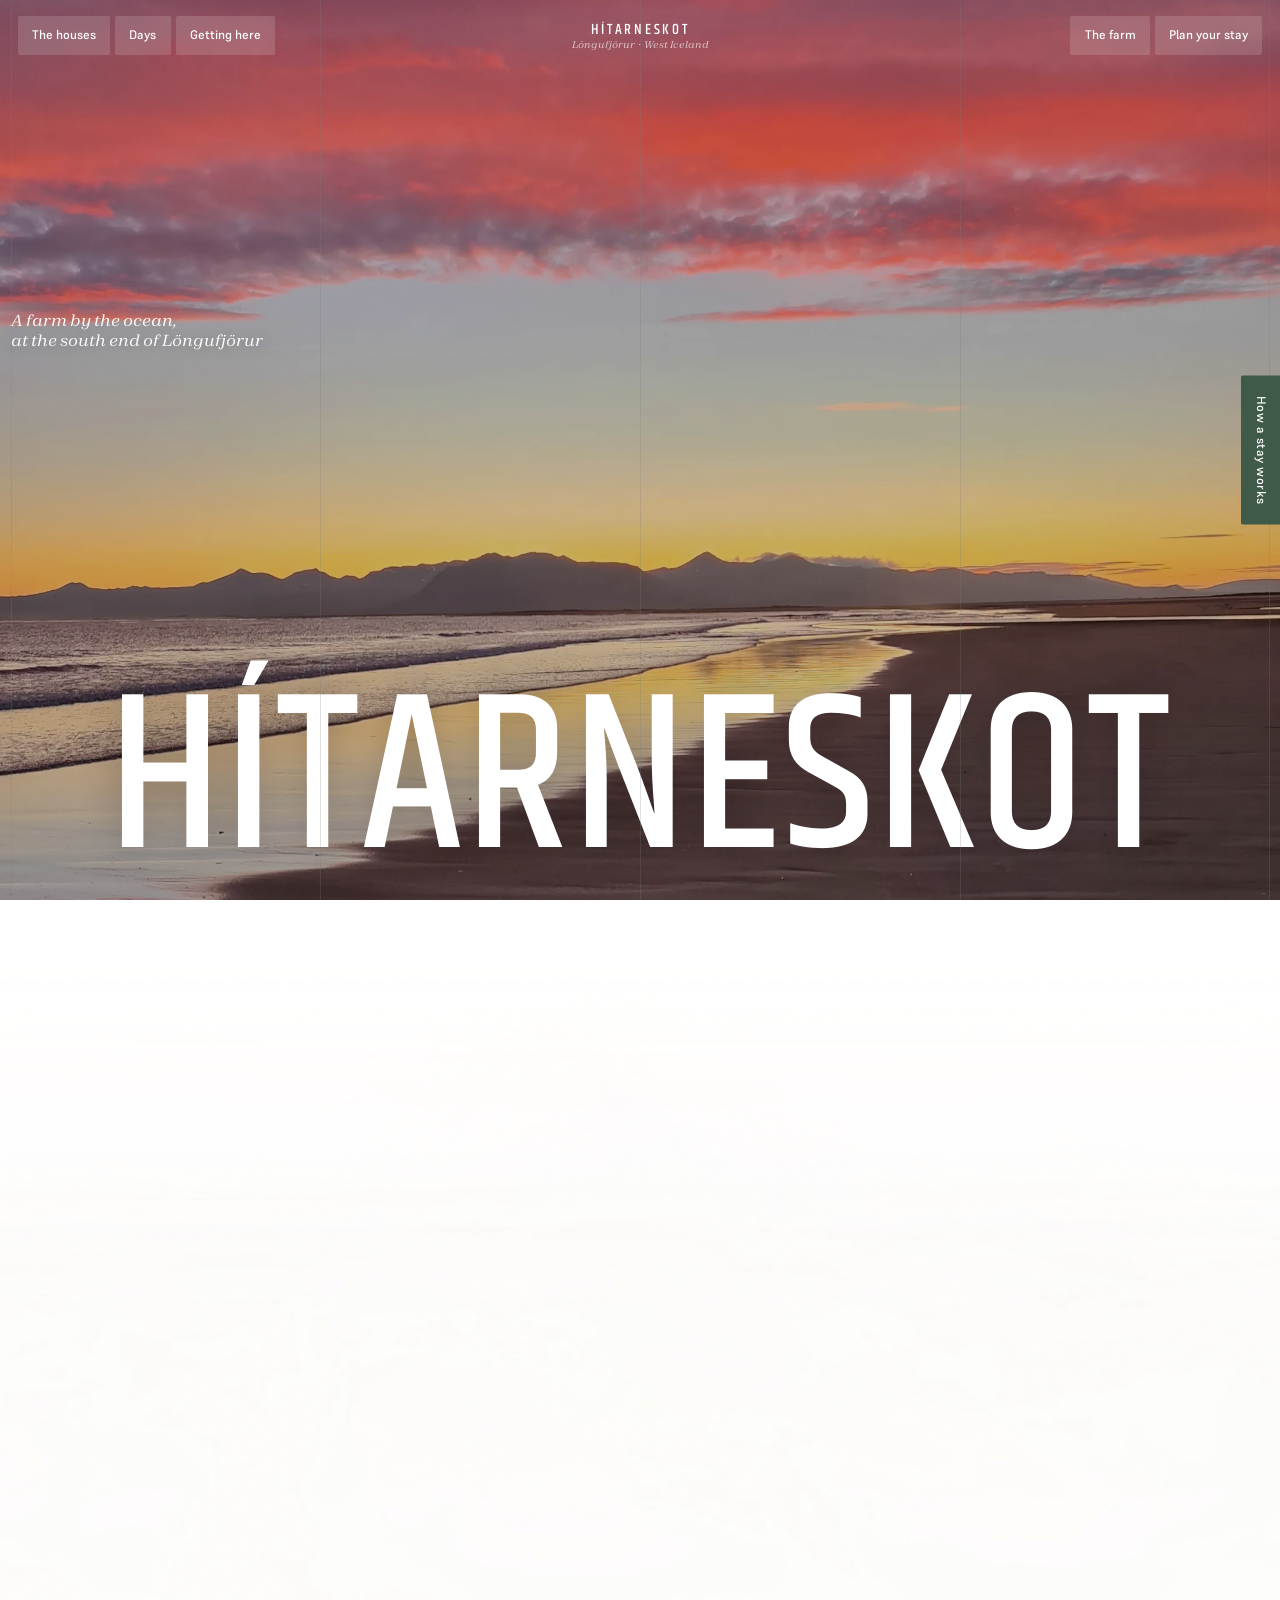
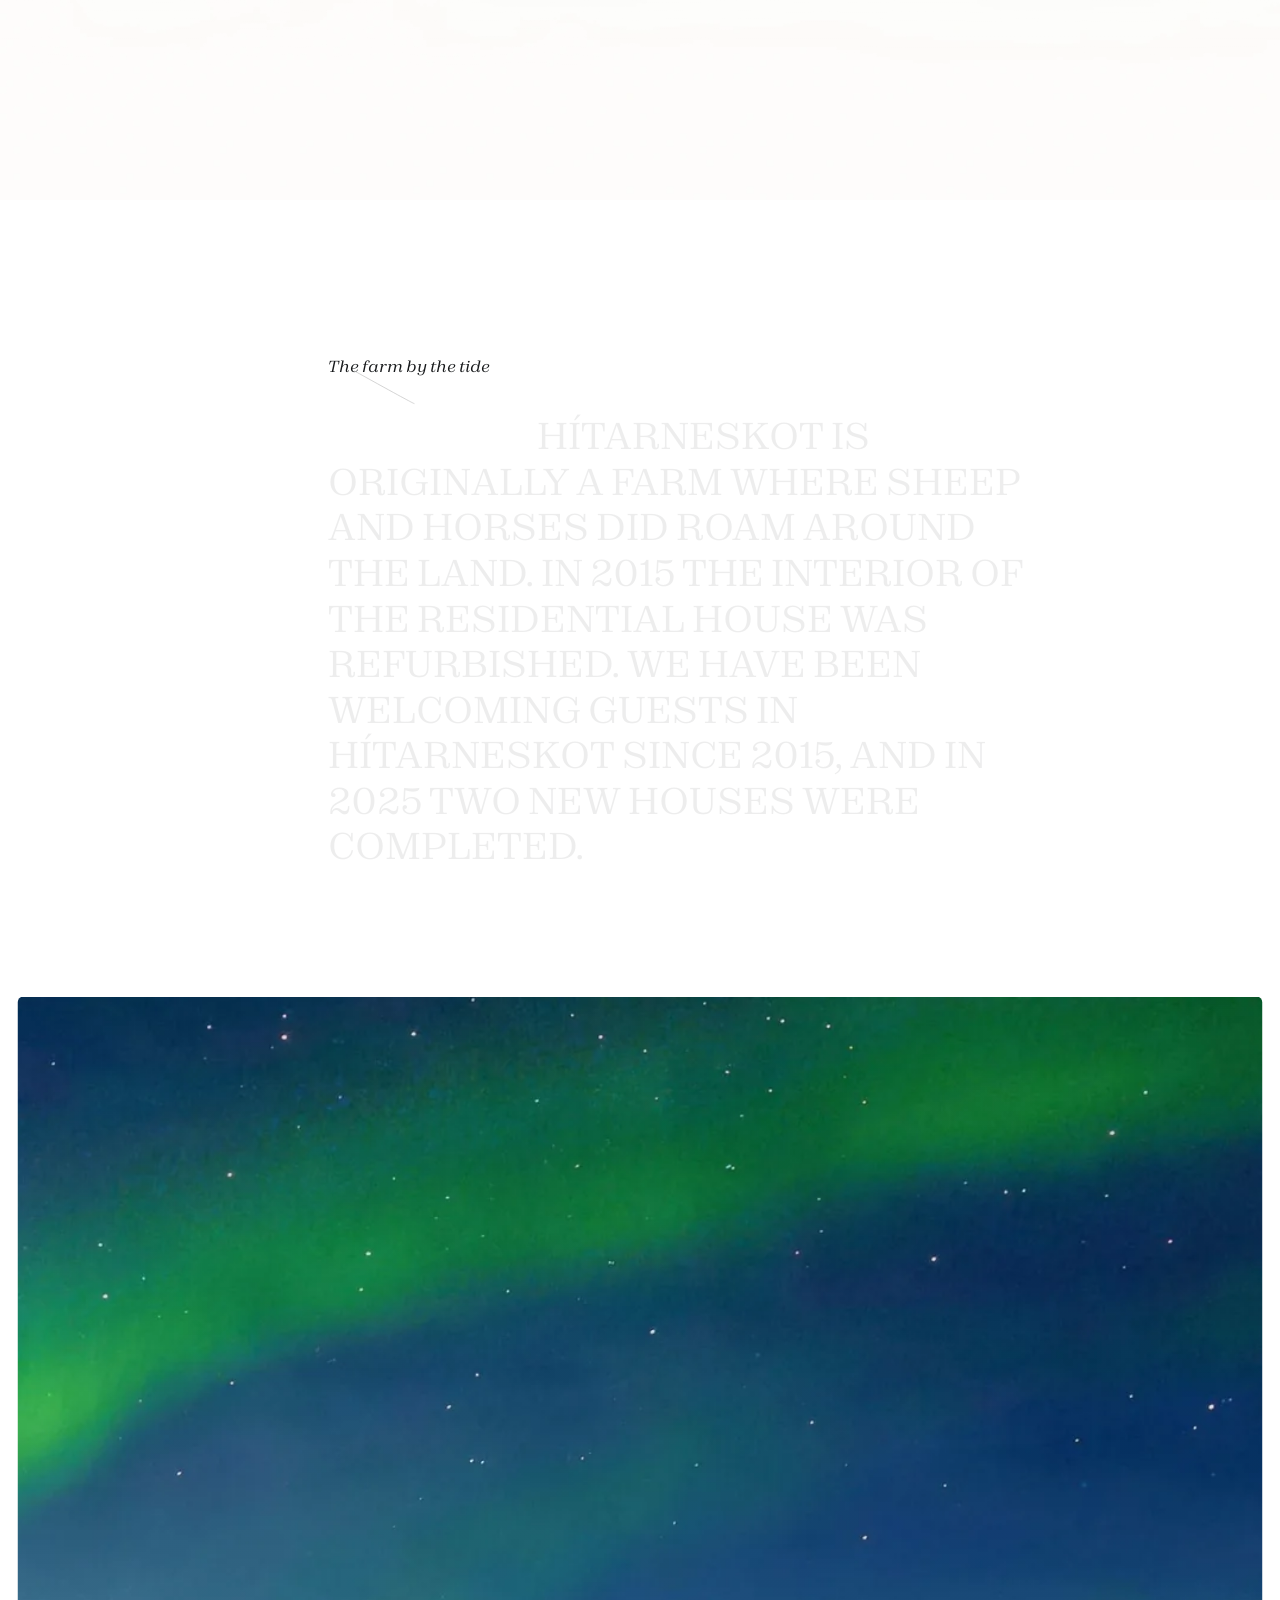
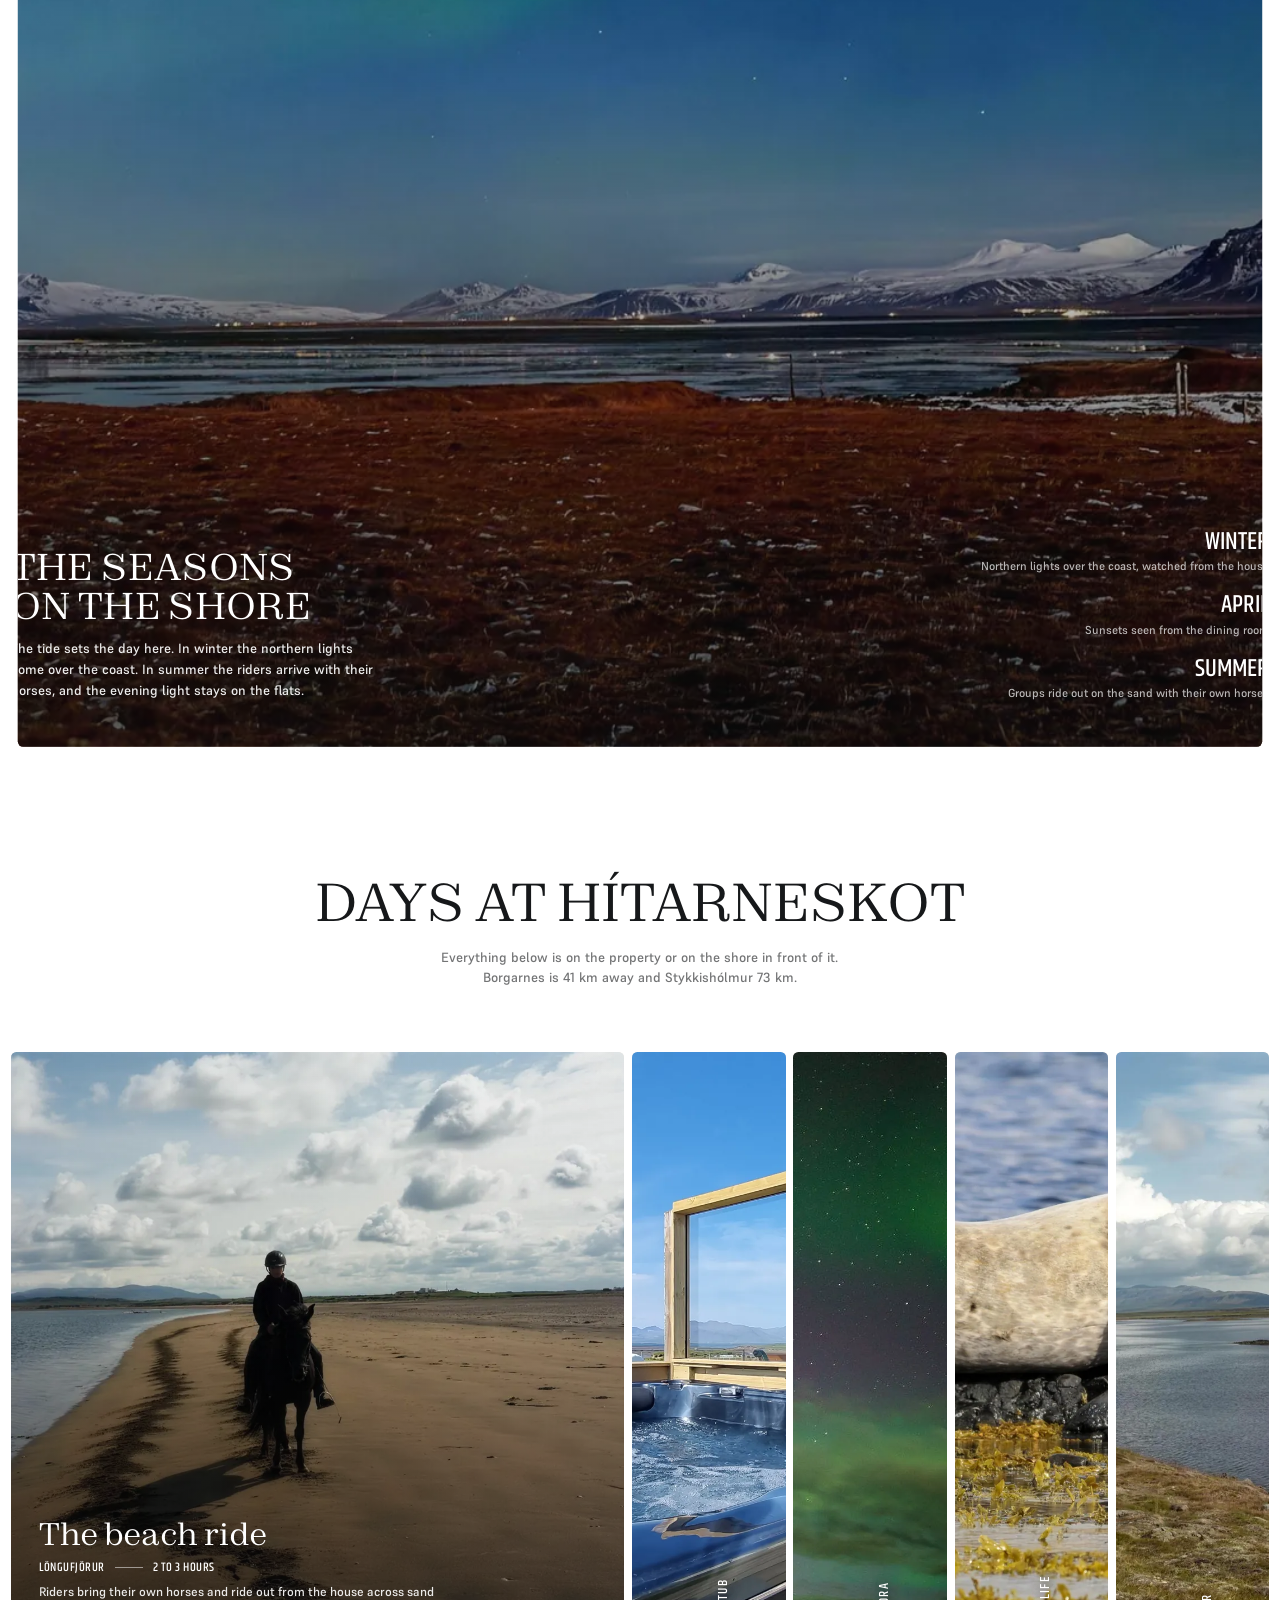
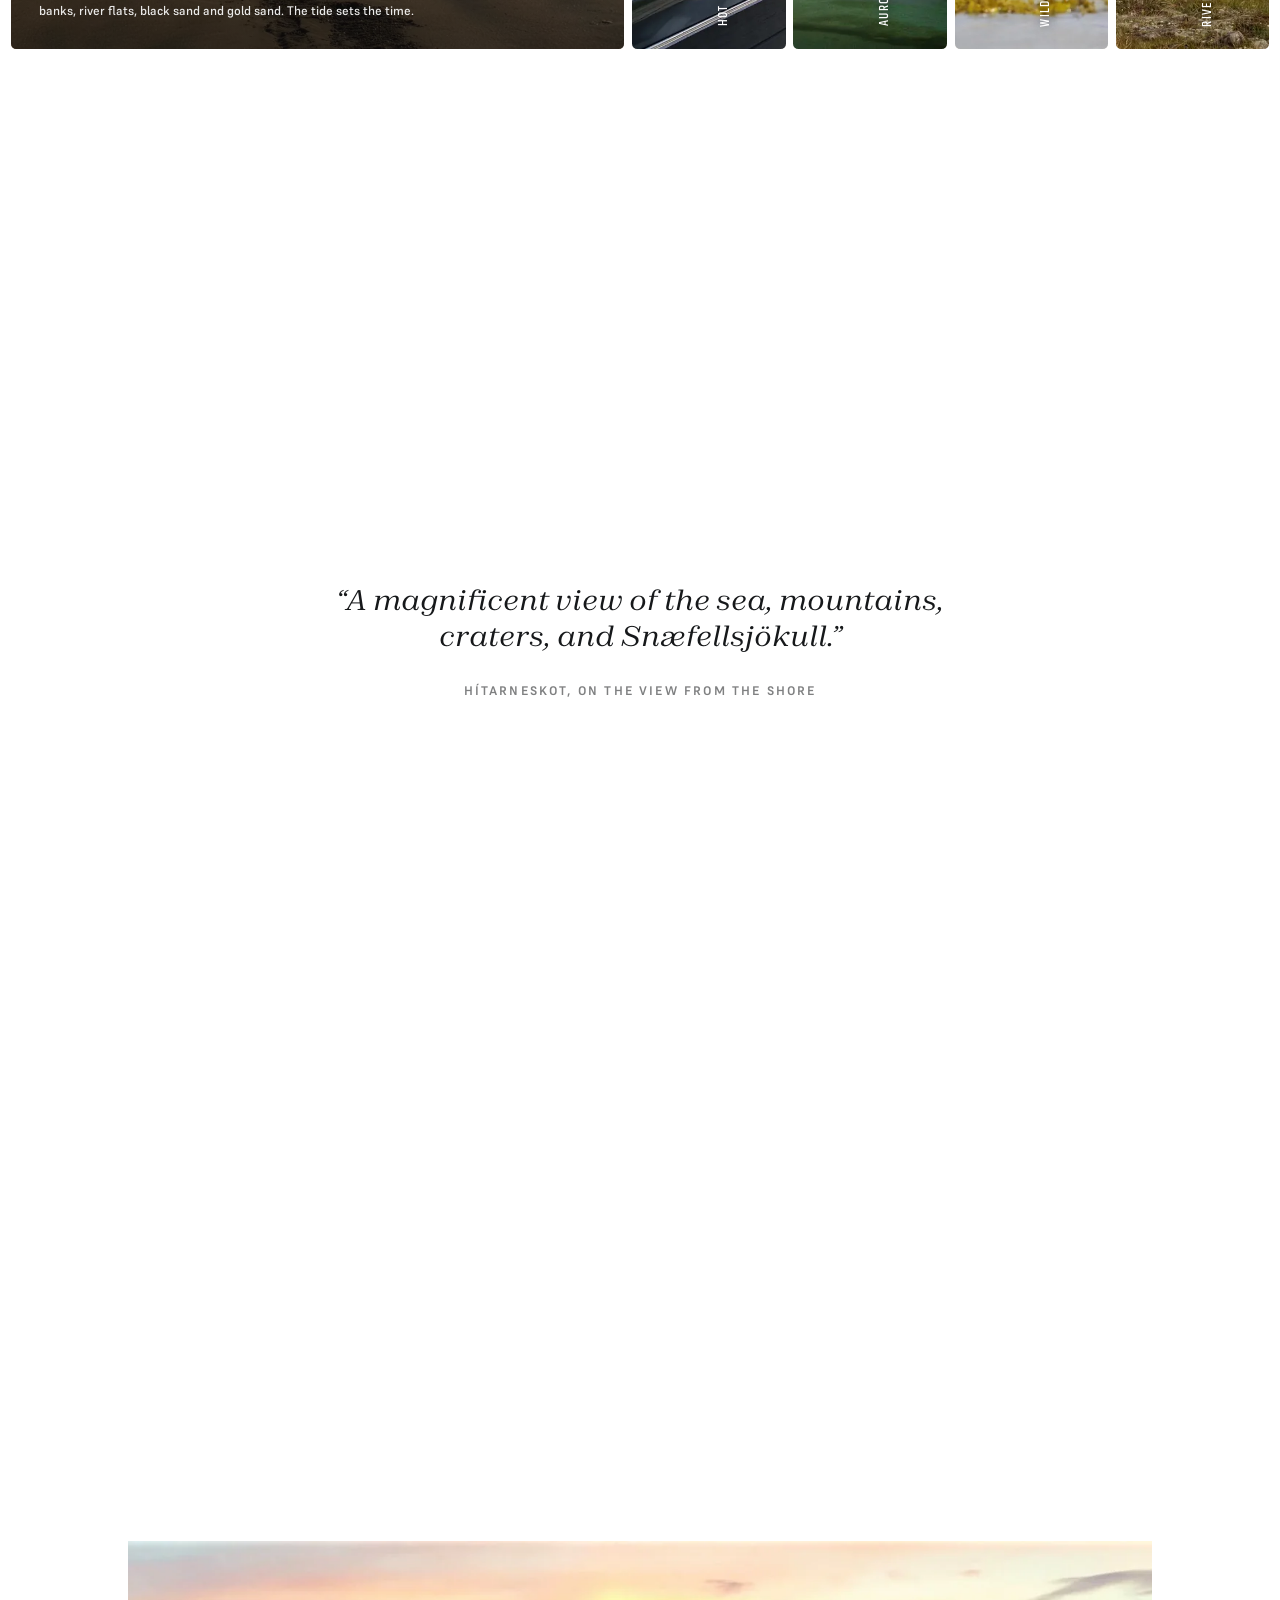
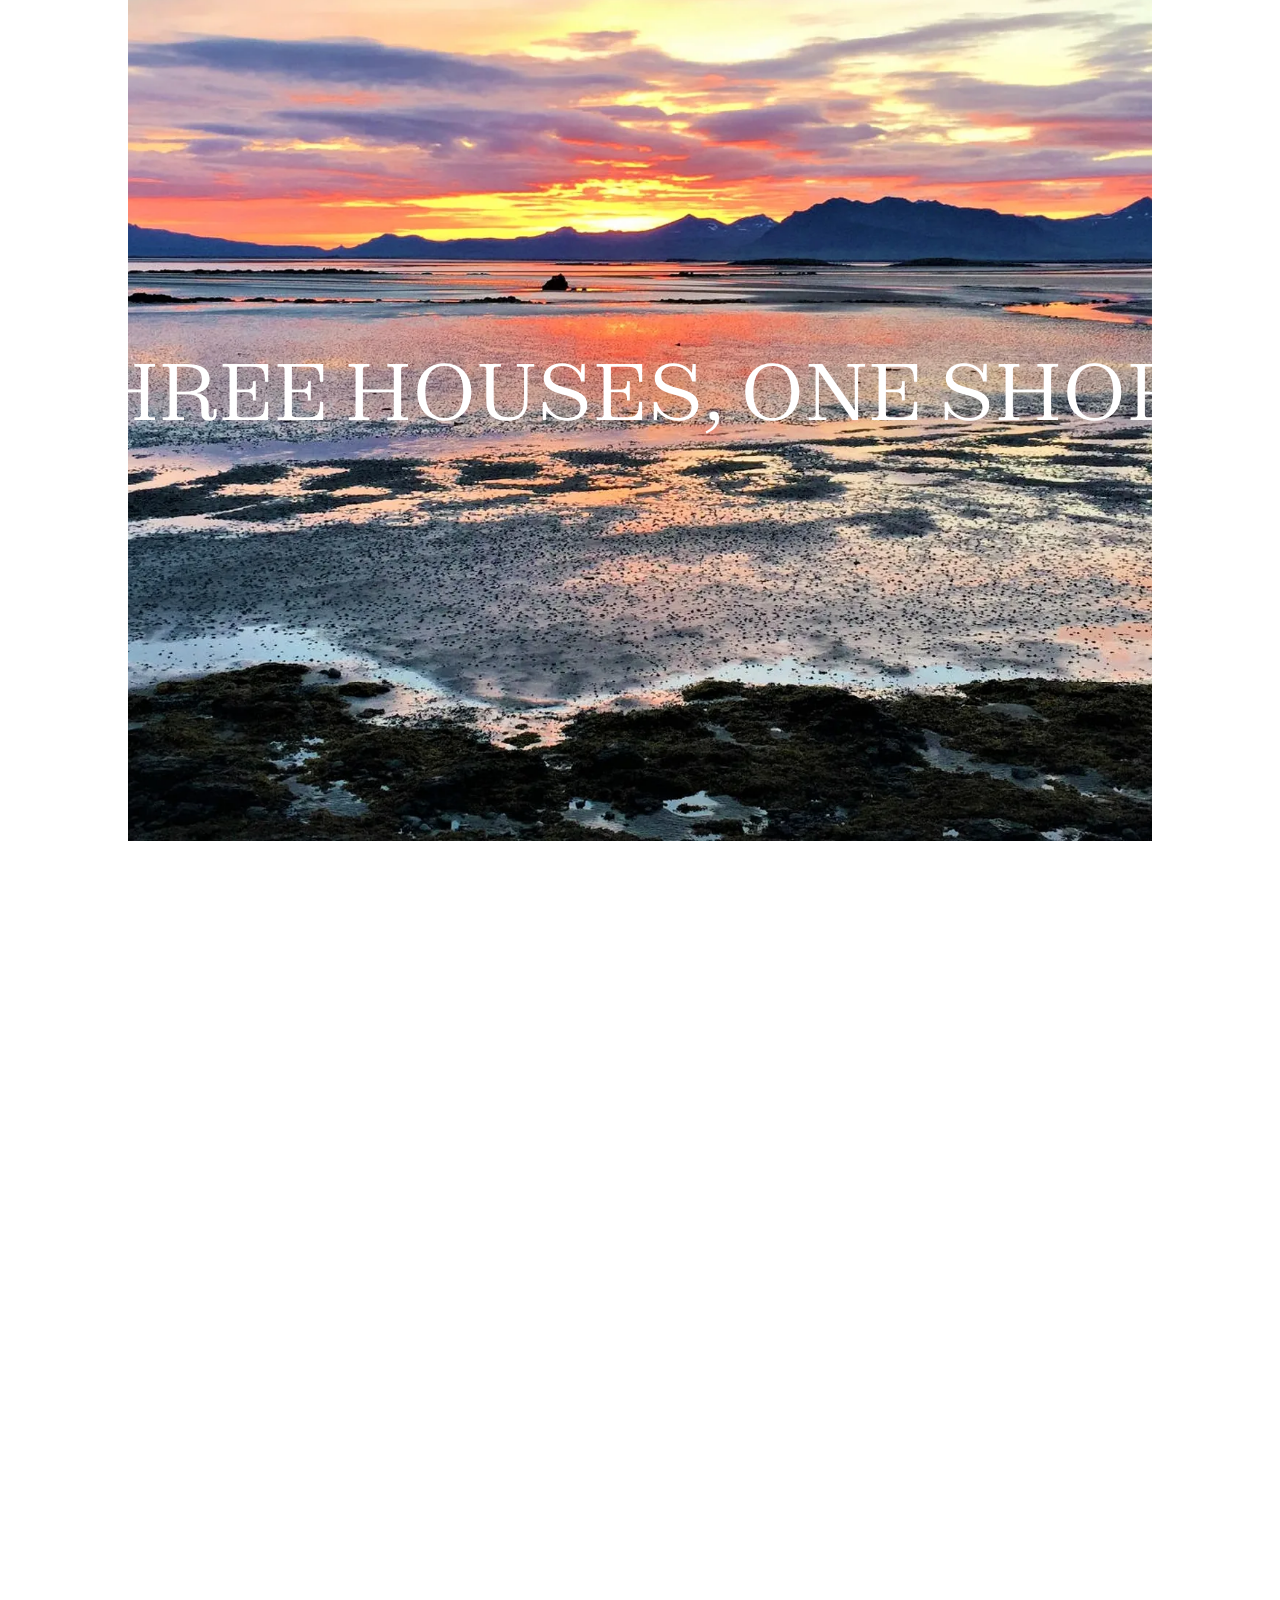
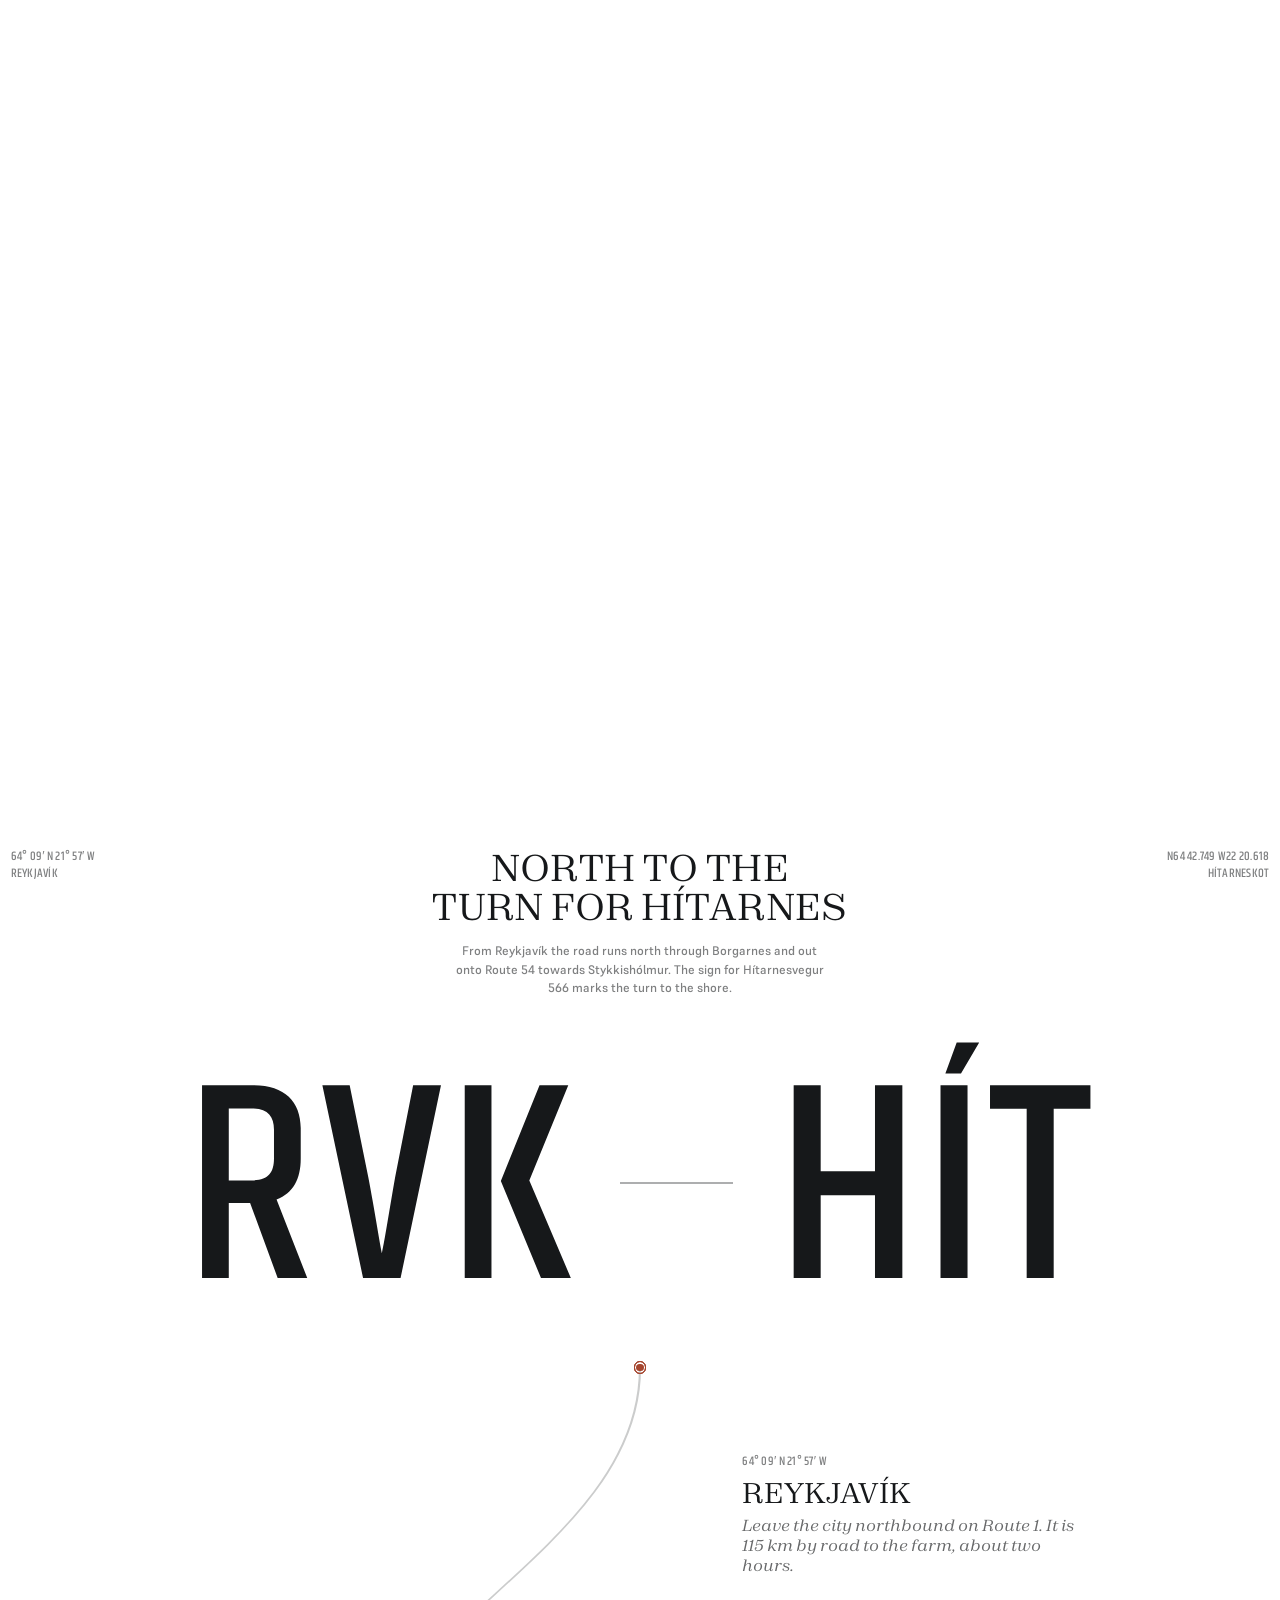
<file: index.html>
<!doctype html>
<html lang="en">
<head>
<meta charset="utf-8">
<meta name="viewport" content="width=device-width, initial-scale=1, viewport-fit=cover">
<title>Hítarneskot · Three houses at the tideline, West Iceland</title>
<meta name="description" content="Three private hot tub houses at the south end of Löngufjörur, West Iceland: the Ocean House for nine and two new Lake Houses for four, on a 500 hectare shore.">
<meta name="robots" content="noindex, nofollow">
<meta name="theme-color" content="#FFFFFF" id="themeColor">
<meta name="color-scheme" content="light">
<!-- relative hrefs + a raster twin: a project site lives under /repo-name/, and
     Safari ignores SVG favicons, so either mistake shows the origin root's icon -->
<link rel="icon" type="image/png" sizes="32x32" href="assets/img/favicon-32.png">
<link rel="icon" type="image/png" sizes="180x180" href="assets/img/favicon-180.png">
<link rel="apple-touch-icon" href="assets/img/favicon-180.png">
<link rel="preload" href="assets/fonts/Khand-Medium.woff2" as="font" type="font/woff2" crossorigin>
<link rel="preload" href="assets/fonts/Zodiak-Regular.woff2" as="font" type="font/woff2" crossorigin>
<link rel="preload" href="assets/fonts/Supreme-Regular.woff2" as="font" type="font/woff2" crossorigin>
<link rel="preload" as="image" href="assets/img/plate-hero.webp" fetchpriority="high"
  imagesrcset="assets/img/plate-hero-sm.webp 1100w, assets/img/plate-hero.webp 2200w" imagesizes="100vw">
<link rel="stylesheet" href="styles.css?v=ddb49f38">

<!-- Every fact below is taken from the business's own published pages and listings:
     hitarneskot.com (EN and IS), their three Airbnb listings hosted by "Nökkvi"
     (8989348 Ocean House, 1478431671194178238 Lake 1, 1478444620075281310 Lake 2)
     and their Booking.com page, all read 2026-09-30. Coordinates are the
     OpenStreetMap building node for Hítarneskot. Nothing is inferred. -->
<script type="application/ld+json">
{
  "@context": "https://schema.org",
  "@type": "LodgingBusiness",
  "name": "Hítarneskot",
  "description": "Three private hot tub houses at the south end of Löngufjörur, West Iceland: the Ocean House for nine and two Lake Houses for four.",
  "url": "https://hitarneskot.com/",
  "telephone": "+354 665 6366",
  "email": "hitarnesfjorur@gmail.com",
  "address": {
    "@type": "PostalAddress",
    "streetAddress": "Hítarneskot",
    "addressLocality": "Borgarnes",
    "postalCode": "311",
    "addressCountry": "IS"
  },
  "geo": { "@type": "GeoCoordinates", "latitude": 64.71248, "longitude": -22.34363 },
  "sameAs": [
    "https://www.facebook.com/hitarnesfjorur",
    "https://www.instagram.com/hitarnes/",
    "https://www.airbnb.com/rooms/8989348",
    "https://www.airbnb.com/rooms/1478431671194178238",
    "https://www.airbnb.com/rooms/1478444620075281310"
  ]
}
</script>
</head>
<body data-nav-theme="light">

<a class="skip-link" href="#top">Skip to content</a>

<!-- fixed grid overlay (reference device: difference-blend hairlines) -->
<div class="grid-overlay" aria-hidden="true">
  <div class="go-line go-l1"></div><div class="go-line go-l2"></div>
  <div class="go-line go-l3"></div><div class="go-line go-l4"></div><div class="go-line go-l5"></div>
</div>

<!-- intro wipe (single-page reuse of the reference's page-enter) -->
<div class="intro-wipe" id="introWipe" aria-hidden="true"></div>

<nav id="nav" aria-label="Main">
  <div class="nav-contain">
    <ul class="nav-ul nav-left">
      <li><a class="btn nav-btn" href="#stay">The houses</a></li>
      <li><a class="btn nav-btn" href="#days">Days</a></li>
      <li><a class="btn nav-btn" href="#journey">Getting here</a></li>
    </ul>
    <a class="nav-logo" href="#top" aria-label="Hítarneskot, back to top">
      <span class="nav-logo_mark" translate="no">Hítarneskot</span>
      <span class="nav-logo_sub">Löngufjörur · West Iceland</span>
    </a>
    <ul class="nav-ul nav-right">
      <li><a class="btn nav-btn" href="#rebuild">The farm</a></li>
      <li><a class="btn nav-btn is-cta" href="#book">Plan your stay</a></li>
    </ul>
    <button class="nav-burger" id="menuBtn" aria-controls="menuPanel" aria-expanded="false" aria-label="Menu">
      <span class="nav-burger_l l1" aria-hidden="true"></span>
      <span class="nav-burger_l l2" aria-hidden="true"></span>
    </button>
  </div>
</nav>

<!-- mobile menu panel (under the constant bar) -->
<div class="menu-panel" id="menuPanel" aria-hidden="true">
  <nav class="menu-panel_nav" aria-label="Menu">
    <a class="menu-panel_link" href="#stay">The houses</a>
    <a class="menu-panel_link" href="#days">Days at Hítarneskot</a>
    <a class="menu-panel_link" href="#journey">Getting here</a>
    <a class="menu-panel_link" href="#rebuild">The farm</a>
    <a class="menu-panel_link" href="#riders">Bring your horses</a>
    <a class="menu-panel_link is-cta" href="#book">Plan your stay</a>
    <button class="menu-panel_link menu-panel_flyout" id="menuFlyoutBtn">How a stay works</button>
  </nav>
  <div class="menu-panel_foot">
    <a href="tel:+3546656366">+354 665 6366</a>
    <a href="mailto:hitarnesfjorur@gmail.com">hitarnesfjorur@gmail.com</a>
  </div>
</div>


<main class="page-content" id="top">

  <!-- ============ 0 · HERO ============ -->
  <div class="hero" id="hero" data-nav-section data-nav-theme-val="light">
    <div class="hero_wrapper" id="heroWrapper">
      <div class="hero_bg">
        <img width="2200" height="1650" src="assets/img/plate-hero.webp"
          srcset="assets/img/plate-hero-sm.webp 1100w, assets/img/plate-hero.webp 2200w"
          sizes="100vw" alt="Sunset over the wet sand of the Hítarneskot shore, a pink sky above and the mountains across the water" fetchpriority="high">
        <div class="hero_bg-fade" id="heroBgFade"></div>
      </div>
      <div class="hero_overlay"></div>
      <div class="hero_content" id="heroContent" data-reveal>
        <div class="hero_contain top container-large" data-hero-drift>
          <p class="t-title-italic hero_kicker">A farm by the ocean,<br>at the south end of Löngufjörur</p>
        </div>
        <div class="hero_title-contain" id="heroTitleWrap" data-hero-drift>
          <h1 class="hero_title" id="heroTitle" translate="no">Hítarneskot</h1>
        </div>
      </div>
      <!-- fog: alpha-channel cloud plates, two speeds for depth -->
      <div class="clouds-overlay_wrap clouds--far" data-scroll-speed="-10%" aria-hidden="true">
        <img width="1920" height="1080" src="assets/img/fog-far.webp" alt="" loading="eager" decoding="async">
      </div>
      <div class="clouds-overlay_wrap clouds--mid" data-scroll-speed="-42%" aria-hidden="true">
        <img width="1920" height="1080" src="assets/img/fog-veil.webp" alt="" loading="eager" decoding="async">
      </div>
      <div class="clouds-overlay_wrap clouds--near" data-scroll-speed="-80%" aria-hidden="true">
        <img width="1920" height="1080" src="assets/img/fog-near.webp" alt="" loading="eager" decoding="async">
      </div>
    </div>
    <!-- mist-transition: sticky plane scrubbed rotateX 90 -> 0 from its bottom edge -->
    <div class="mist-transition" id="mistTransition" aria-hidden="true">
      <div class="mist-transition_image-container" id="mistPlane">
        <img width="1920" height="1080" class="mist-transition_image" src="assets/img/fog-veil.webp" alt="" loading="lazy" decoding="async">
      </div>
    </div>
  </div>

  <!-- ============ 1 · MANIFESTO ============ -->
  <section class="manifesto" data-nav-section data-nav-theme-val="dark">
    <div class="container-large">
      <div class="manifesto_layout">
        <div class="manifesto_col">
          <div class="manifesto_kicker u-relative">
            <p class="t-title-italic">The farm by the tide</p>
            <svg class="scribble-el" id="scribble" width="191" height="62" viewBox="0 0 191 62" fill="none" aria-hidden="true">
              <path d="M118.7 58.8C118.3 58.7 117.9 58.6 100.4 49.1 82.9 39.5 48.3 20.5 30.5 10.1 12.6 -0.4 12.5 -1.7 36.1 2.4 59.6 6.6 106.8 16.3 133.8 23 160.7 29.7 166 33.1 169.1 35.3 172.3 37.6 173.1 38.5 173.1 39.5 173.4 45.3 163.9 46.3 149.3 49.1 138.1 51.2 119 52.2 97.3 48.4 75.6 44.6 51.8 35.4 39.7 29.4 27.6 23.5 27.9 21.2 28.4 19.3 29 17.4 29.9 16.1 31.4 14.8 33 13.5 35.3 12.3 43.5 11.3 51.7 10.3 65.8 9.6 82.7 10.7 99.5 11.9 118.7 14.9 135.9 19.1 153.1 23.3 167.8 28.5 176.5 32 185.2 35.4 187.7 36.9 189.1 38.4 190.5 40 190.9 41.4 188.8 43.5 186.7 45.7 182.1 48.4 173.6 51.3 165 54.3 152.6 57.3 123.2 59.1 93.7 60.8 47.7 61 0.3 61.3" stroke="#BABABA" stroke-width="0.7" stroke-linecap="round"/>
            </svg>
          </div>
          <div class="text-scroll-fade" id="maskDevelop">
            <h2 class="manifesto_text">Hítarneskot is originally a farm where sheep and horses did roam around the land. In 2015 the interior of the residential house was refurbished. We have been welcoming guests in Hítarneskot since 2015, and in 2025 two new houses were completed.</h2>
          </div>
        </div>
      </div>
    </div>
  </section>

  <!-- ============ 2 · OUR SEASONS ============ -->
  <section class="season has-inset" id="seasons" data-nav-section data-nav-theme-val="light">
    <div class="season_inner">
      <img width="2200" height="1135" class="img-fill" src="assets/img/plate-aurora-house.webp"
        srcset="assets/img/plate-aurora-house-sm.webp 1100w, assets/img/plate-aurora-house.webp 2200w"
        sizes="100vw" alt="Green northern lights arching over a red autumn shore and a range of snowy mountains" loading="lazy" style="object-position: 50% 60%">
      <div class="season_scrim"></div>
      <div class="season_content container-large">
        <div class="season_head">
          <h3 class="h3-serif">The seasons on the shore</h3>
          <p class="season_body">The tide sets the day here. In winter the northern lights come over the coast. In summer the riders arrive with their horses, and the evening light stays on the flats.</p>
        </div>
        <ul class="season_data">
          <li><span class="data-num">Winter</span><span class="data-label">Northern lights over the coast, watched from the house</span></li>
          <li><span class="data-num">April</span><span class="data-label">Sunsets seen from the dining room</span></li>
          <li><span class="data-num">Summer</span><span class="data-label">Groups ride out on the sand with their own horses</span></li>
        </ul>
      </div>
    </div>
  </section>

  <!-- ============ 3 · DAYS TITLE ============ -->
  <section class="title-band" id="days" data-nav-section data-nav-theme-val="dark">
    <h3 class="section-title">Days at Hítarneskot</h3>
    <p class="title-band_sub">Everything below is on the property or on the shore in front of it. Borgarnes is 41 km away and Stykkishólmur 73 km.</p>
  </section>

  <!-- ============ 4 · CARD-FLICK DAYS ============ -->
  <section class="flick" data-nav-section data-nav-theme-val="dark">
    <div class="container-large">
      <div class="card-flick" id="cardFlick">

        <a class="card-flick_item is-active" href="#riders" data-cursor-text="Read about rides">
          <div class="card-flick_inner">
            <img width="1600" height="902" class="card-flick_image" src="assets/img/day-ride.webp" alt="A rider on a horse on a curving strip of sand between the water and the flats, clouds above" loading="lazy">
            <div class="card-flick_shade" aria-hidden="true"></div>
            <div class="card-flick_content">
              <h3 class="card-flick_title">The beach ride</h3>
              <div class="card-flick_meta"><span>Löngufjörur</span><span class="meta-div"></span><span>2 to 3 hours</span></div>
              <p class="card-flick_excerpt">Riders bring their own horses and ride out from the house across sand banks, river flats, black sand and gold sand. The tide sets the time.</p>
            </div>
            <p class="card-flick_side">The ride</p>
          </div>
        </a>

        <a class="card-flick_item" href="#stay" data-cursor-text="See the houses">
          <div class="card-flick_inner">
            <img width="1600" height="1067" class="card-flick_image" src="assets/img/day-hottub.webp" alt="The hot tub on the Ocean House deck inside a wooden frame, the plain and the sky beyond it" loading="lazy">
            <div class="card-flick_shade" aria-hidden="true"></div>
            <div class="card-flick_content">
              <h3 class="card-flick_title">The hot tub</h3>
              <div class="card-flick_meta"><span>Ocean House deck</span><span class="meta-div"></span><span>All year</span></div>
              <p class="card-flick_excerpt">A private hot tub at every house. The Ocean House has its own on the deck, with the sea and the mountains in front of it.</p>
            </div>
            <p class="card-flick_side">Hot tub</p>
          </div>
        </a>

        <a class="card-flick_item" href="#book" data-cursor-text="Ask about winter">
          <div class="card-flick_inner">
            <img width="1600" height="1067" class="card-flick_image" src="assets/img/day-aurora.webp" alt="Green northern lights over the shore and an old outbuilding" loading="lazy">
            <div class="card-flick_shade" aria-hidden="true"></div>
            <div class="card-flick_content">
              <h3 class="card-flick_title">Northern lights</h3>
              <div class="card-flick_meta"><span>From the house</span><span class="meta-div"></span><span>Winter</span></div>
              <p class="card-flick_excerpt">In winter, visitors can enjoy watching the northern lights.</p>
            </div>
            <p class="card-flick_side">Aurora</p>
          </div>
        </a>

        <a class="card-flick_item" href="#stay" data-cursor-text="See the houses">
          <div class="card-flick_inner">
            <img width="1600" height="1067" class="card-flick_image" src="assets/img/day-seal.webp" alt="A seal resting on a rock in shallow water among seaweed" loading="lazy">
            <div class="card-flick_shade" aria-hidden="true"></div>
            <div class="card-flick_content">
              <h3 class="card-flick_title">Wildlife by the ocean</h3>
              <div class="card-flick_meta"><span>On the rocks</span><span class="meta-div"></span><span>Seals and eagles</span></div>
              <p class="card-flick_excerpt">Seals on the rocks and eagles over the shore, as the host's own listing photos show.</p>
            </div>
            <p class="card-flick_side">Wildlife</p>
          </div>
        </a>

        <a class="card-flick_item" href="#journey" data-cursor-text="See the route">
          <div class="card-flick_inner">
            <img width="1600" height="902" class="card-flick_image" src="assets/img/day-river.webp" alt="The river Hítará meeting the sea, a mossy bank in front and low mountains across the water" loading="lazy">
            <div class="card-flick_shade" aria-hidden="true"></div>
            <div class="card-flick_content">
              <h3 class="card-flick_title">The river</h3>
              <div class="card-flick_meta"><span>Hítará</span><span class="meta-div"></span><span>Beside the shore</span></div>
              <p class="card-flick_excerpt">The river Hítará and the flats around it, in the host's own photos of the surroundings.</p>
            </div>
            <p class="card-flick_side">River</p>
          </div>
        </a>

      </div>
    </div>
  </section>

  <!-- ============ 5 · QUOTE ============ -->
  <section class="quote-section" data-nav-section data-nav-theme-val="dark">
    <div class="quote-sticky">
      <figure class="quote-component container-large">
        <blockquote class="t-quote">&ldquo;A magnificent view of the sea, mountains, craters, and Snæfellsjökull.&rdquo;</blockquote>
        <figcaption class="quote-author">Hítarneskot, on the view from the shore</figcaption>
      </figure>
    </div>
  </section>

  <!-- ============ 6 · THE RAIL ============ -->
  <div class="rail_outer" id="stay" data-nav-section data-nav-theme-val="light">
    <section class="rail" id="rail" aria-label="The three houses">
      <div class="rail_wrapper">
        <div class="rail_backdrops" aria-hidden="true">
          <div class="rail_backdrop rail_backdrop--behind" id="railBehind">
            <img width="2200" height="1236" class="img-fill" src="assets/img/plate-day.webp"
              srcset="assets/img/plate-day-sm.webp 1100w, assets/img/plate-day.webp 2200w" sizes="100vw" alt="" loading="lazy">
          </div>
          <div class="rail_backdrop rail_backdrop--clipped" id="railClipped">
            <img width="2200" height="1236" class="img-fill" src="assets/img/plate-dusk.webp"
              srcset="assets/img/plate-dusk-sm.webp 1100w, assets/img/plate-dusk.webp 2200w" sizes="100vw" alt="" loading="lazy">
            <svg class="rail_curtain" id="railCurtain" width="100%" height="100%" preserveAspectRatio="none" viewBox="0 0 100 100" aria-hidden="true">
              <defs>
                <clipPath id="curtainClip" clipPathUnits="objectBoundingBox">
                  <rect x="0" y="0" width="0.3334" height="1"></rect>
                  <rect x="0.3333" y="0" width="0.3334" height="1"></rect>
                  <rect x="0.6666" y="0" width="0.3334" height="1"></rect>
                </clipPath>
              </defs>
            </svg>
          </div>
          <div class="rail_overlay" id="railOverlay" aria-hidden="true"></div>
        </div>
        <div class="rail_container" id="railContainer">

          <div class="rail_panel rail_panel--title">
            <div class="rail_title-wrap">
              <h2 class="rail_title" id="railTitle">Three houses, one shore</h2>
            </div>
          </div>

          <div class="rail_panel">
            <article class="camp-card" data-cursor-text="Ocean House">
              <div class="camp-card_inner">
                <img width="1600" height="1064" class="camp-card_image" src="assets/img/roof-ocean.webp" alt="The Ocean House deck with garden sofas, a grill and a wooden screen, the shore and the flats behind it" loading="lazy">
                <div class="camp-card_shade" aria-hidden="true"></div>
                <div class="camp-card_content">
                  <h3 class="camp-card_title">Ocean House</h3>
                  <p class="camp-card_excerpt">Sleeps nine in four bedrooms. A 1945 farmhouse refurbished in 2015, with a private hot tub on the deck, a full kitchen, a BBQ grill and direct beach access.</p>
                  <p class="camp-card_coords">[ 4.77 · 471 reviews ]</p>
                </div>
              </div>
            </article>
          </div>

          <div class="rail_panel">
            <article class="camp-card" data-cursor-text="Lake House 1">
              <div class="camp-card_inner">
                <img width="1600" height="1064" class="camp-card_image" src="assets/img/roof-lake1.webp" alt="A timber Lake House with large windows on a grassy rise under a deep blue sky, a second house beyond it" loading="lazy">
                <div class="camp-card_shade" aria-hidden="true"></div>
                <div class="camp-card_content">
                  <h3 class="camp-card_title">Lake House 1</h3>
                  <p class="camp-card_excerpt">Completed in 2025, for up to four: one bedroom with a queen bed, a sofa bed in the living room, a full kitchen and a private hot tub. Floor-to-ceiling windows face the meadow.</p>
                  <p class="camp-card_coords">[ 4.81 · 32 reviews ]</p>
                </div>
              </div>
            </article>
          </div>

          <div class="rail_panel">
            <article class="camp-card" data-cursor-text="Lake House 2">
              <div class="camp-card_inner">
                <img width="1600" height="1064" class="camp-card_image" src="assets/img/roof-lake2.webp" alt="A private hot tub at a Lake House with the wide flats and a cloudy evening sky beyond" loading="lazy">
                <div class="camp-card_shade" aria-hidden="true"></div>
                <div class="camp-card_content">
                  <h3 class="camp-card_title">Lake House 2</h3>
                  <p class="camp-card_excerpt">The same plan as the first, for up to four, with its own private hot tub.</p>
                  <p class="camp-card_coords">[ 4.8 · 10 reviews ]</p>
                </div>
              </div>
            </article>
          </div>

          <div class="rail_panel rail_panel--full rail_panel--final">
            <img width="2200" height="1464" class="img-fill" src="assets/img/plate-sunset-final.webp" alt="The sun low over the water with rays spreading through cloud" loading="lazy">
            <div class="rail_final-scrim" aria-hidden="true"></div>
            <figure class="rail_quote">
              <blockquote class="t-quote is-white">Guests rate Hítarneskot 9.1 out of 10 on Booking.com, from 282 reviews.</blockquote>
              <figcaption class="quote-author is-white">The Ocean House alone has 471 on Airbnb</figcaption>
            </figure>
          </div>

        </div>
      </div>
    </section>
  </div>

  <!-- ============ 7 · THE JOURNEY ============ -->
  <section class="journey" id="journey" data-nav-section data-nav-theme-val="light">
    <div class="journey_head container-large">
      <p class="layout-title_sm is-faded">64° 09′ N 21° 57′ W<br>Reykjavík</p>
      <div class="journey_head-center">
        <h3 class="h3-serif">North to the turn for Hítarnes</h3>
        <p class="t-body is-faded">From Reykjavík the road runs north through Borgarnes and out onto Route 54 towards Stykkishólmur. The sign for Hítarnesvegur 566 marks the turn to the shore.</p>
      </div>
      <p class="layout-title_sm is-faded t-right">N64 42.749 W22 20.618<br>Hítarneskot</p>
    </div>
    <h2 class="journey_code" aria-label="Reykjavík to Hítarneskot" translate="no">RVK<span class="journey_code-div"></span>HÍT</h2>
    <div class="journey_map-outer">
      <div class="journey_thread" id="journeyThread">
        <div class="thread-svg_wrap" id="flightWrap" aria-hidden="true">
          <svg class="thread-svg" viewBox="0 0 600 1600" fill="none" preserveAspectRatio="none">
            <path class="route-static" d="M300 0 C 300 180, 170 260, 165 430 C 160 610, 430 700, 435 890 C 440 1080, 175 1170, 172 1350 C 170 1470, 300 1520, 300 1600" stroke="rgba(22,24,26,.22)" stroke-width="1"/>
          </svg>
          <svg class="thread-svg" viewBox="0 0 600 1600" fill="none" preserveAspectRatio="none">
            <path class="route-flown" id="routeFlown" d="M300 0 C 300 180, 170 260, 165 430 C 160 610, 430 700, 435 890 C 440 1080, 175 1170, 172 1350 C 170 1470, 300 1520, 300 1600" stroke="#A6462F" stroke-width="1.5"/>
          </svg>
          <div class="route-indicator" id="routeIndicator">
            <span class="pulse-ring" style="--i:1"></span>
            <span class="pulse-ring" style="--i:2"></span>
            <span class="pulse-ring" style="--i:3"></span>
          </div>
        </div>

        <div class="waypoint is-right">
          <div class="waypoint_text">
            <p class="layout-title_sm is-faded">64° 09′ N 21° 57′ W</p>
            <h4 class="waypoint_name">Reykjavík</h4>
            <p class="waypoint_caption t-title-italic">Leave the city northbound on Route 1. It is 115 km by road to the farm, about two hours.</p>
          </div>
        </div>

        <div class="waypoint is-left">
          <div class="waypoint_text">
            <h4 class="waypoint_name">Borgarnes</h4>
            <p class="waypoint_caption t-title-italic">41 km and 42 minutes from the farm, where the road turns west onto Route 54.</p>
          </div>
        </div>

        <div class="waypoint is-right">
          <figure class="waypoint_card">
            <img width="2048" height="1536" src="assets/img/waypoint-sign.webp" srcset="assets/img/waypoint-sign-sm.webp 1100w, assets/img/waypoint-sign.webp 2048w" sizes="(max-width:768px) 90vw, 30vw" alt="The blue road sign for Hítarnesvegur 566 with Hítarneskot, Hítarnes and Borgarnes marked, low sun behind it" loading="lazy">
          </figure>
          <div class="waypoint_text">
            <h4 class="waypoint_name">Hítarnesvegur 566</h4>
            <p class="waypoint_caption t-title-italic">The sign at the turn. Follow it to Hítarnes and on to Hítarneskot.</p>
          </div>
        </div>

        <div class="waypoint is-left is-last">
          <figure class="waypoint_card is-wide">
            <img width="2200" height="1236" src="assets/img/waypoint-farm.webp" srcset="assets/img/waypoint-farm-sm.webp 1100w, assets/img/waypoint-farm.webp 2200w" sizes="(max-width:768px) 90vw, 36vw" alt="The Hítarneskot buildings on low ground behind a tidal channel and green flats" loading="lazy">
          </figure>
          <div class="waypoint_text">
            <p class="layout-title_sm is-fell">N64 42.749 W22 20.618</p>
            <h4 class="waypoint_name">Hítarneskot</h4>
            <p class="waypoint_caption t-title-italic">Let yourself in; the key waits in a lockbox. The hosts are five minutes away in Hítarnes.</p>
          </div>
        </div>
      </div>
      <div class="journey_data container-large">
        <ul>
          <li><span class="data-num">42 min</span><span class="data-label">to Borgarnes, 41 km by road</span></li>
          <li><span class="data-num">67 min</span><span class="data-label">to Stykkishólmur, 73 km</span></li>
          <li><span class="data-num">83 min</span><span class="data-label">to Arnarstapi on Snæfellsnes, 94 km</span></li>
        </ul>
      </div>
    </div>
  </section>

  <!-- ============ 8 · THE FARM (dark vitrine) ============ -->
  <section class="exhibit" id="rebuild" data-nav-section data-nav-theme-val="light">
    <div class="container-large">
      <div class="exhibit_layout">
        <div class="exhibit_text">
          <p class="layout-title_sm is-fell">The farm</p>
          <h3 class="h3-serif is-white">1945, 2015 and 2025</h3>
          <p class="exhibit_body">Hítarneskot began as a farm where sheep and horses roamed the land. The farmhouse was built in 1945 and fully renovated in January 2015, and guests have stayed in it ever since. In 2025 two new one-bedroom houses were completed, the Lake Houses, on the same private 500 hectare property along the coast.</p>
          <dl class="exhibit_facts">
            <div><dt>Farmhouse built</dt><dd>1945</dd></div>
            <div><dt>Renovated</dt><dd>January 2015</dd></div>
            <div><dt>Lake Houses</dt><dd>Completed 2025</dd></div>
          </dl>
        </div>
        <figure class="exhibit_frame" id="exhibitFrame">
          <img width="1600" height="900" src="assets/img/exhibit-farm.webp" alt="The white Ocean House with its red-roofed neighbour on gravel, green land and a wide sky" loading="lazy">
          <figcaption class="layout-title_sm">The Ocean House, the 1945 farmhouse</figcaption>
        </figure>
      </div>
    </div>
  </section>

  <!-- ============ 8b · RIDERS ============ -->
  <section class="exhibit exhibit--riders" id="riders" data-nav-section data-nav-theme-val="light">
    <div class="container-large">
      <div class="exhibit_layout">
        <figure class="exhibit_frame" id="ridersFrame">
          <img width="1600" height="900" src="assets/img/riders-group.webp" alt="A long line of riders on Icelandic horses waiting on green grass beside the farm" loading="lazy">
          <figcaption class="layout-title_sm">A group ride at Hítarneskot</figcaption>
        </figure>
        <div class="exhibit_text">
          <p class="layout-title_sm is-fell">Löngufjörur</p>
          <h3 class="h3-serif is-white">Bring your horses to the beach</h3>
          <p class="exhibit_body">Hítarneskot stands at the south end of Löngufjörur, the long sand shore riders travel to. Groups bring their own Icelandic horses and ride out with the hosts across grassy sand banks, river flats, black sand and gold sand. A fenced field with water waits beside the house, and the ride times follow the tide.</p>
          <dl class="exhibit_facts">
            <div><dt>Groups</dt><dd>10 in the house, 15 with tents</dd></div>
            <div><dt>Day rides</dt><dd>Up to 40 riders, about 2.5 hours</dd></div>
            <div><dt>On every ride</dt><dd>A helmet</dd></div>
          </dl>
          <p class="exhibit_is" lang="is">Hópum býðst að koma með hross og fara í ferðir út á fjörur í fylgd með staðarhaldara.</p>
        </div>
      </div>
    </div>
  </section>

  <!-- ============ 9 · ROOM FOR EVERYONE ============ -->
  <section class="food" id="comforts" data-nav-section data-nav-theme-val="dark">
    <div class="container-large">
      <header class="food_head">
        <h3 class="section-title">Inside the houses</h3>
        <p class="food_intro">The Ocean House is a farmhouse with room for a group: four bedrooms and a long dining table. The two Lake Houses are new, with floor-to-ceiling windows onto the meadow.</p>
      </header>
      <div class="food_strip" id="foodStrip">
        <figure class="food_plate">
          <img width="1400" height="931" src="assets/img/room-dining.webp" alt="The Ocean House dining table with brown chairs under pendant lights, a glass door to the deck" loading="lazy">
        </figure>
        <figure class="food_plate">
          <img width="1400" height="931" src="assets/img/room-kitchen.webp" alt="A Lake House kitchen and dining table in a bright room with floor-to-ceiling windows" loading="lazy">
        </figure>
        <figure class="food_plate">
          <img width="1400" height="931" src="assets/img/room-bedroom.webp" alt="A Lake House bedroom with a low wooden bed and a window onto the meadow" loading="lazy">
        </figure>
      </div>
      <ul class="food_menu">
        <li><span class="menu-name">Self check-in with a lockbox</span><span class="menu-dots"></span><span class="menu-price">All three</span></li>
        <li><span class="menu-name">Private hot tub</span><span class="menu-dots"></span><span class="menu-price">Each house</span></li>
        <li><span class="menu-name">Full kitchen</span><span class="menu-dots"></span><span class="menu-price">All three</span></li>
        <li><span class="menu-name">Washing machine</span><span class="menu-dots"></span><span class="menu-price">All three</span></li>
        <li><span class="menu-name">Free parking on the premises</span><span class="menu-dots"></span><span class="menu-price">All three</span></li>
        <li><span class="menu-name">BBQ grill and beach access</span><span class="menu-dots"></span><span class="menu-price">Ocean House</span></li>
      </ul>
      <p class="food_note t-title-italic">The nearest town is Borgarnes, 41 km away. The hosts live five minutes away in Hítarnes and help if you need them.</p>
    </div>
  </section>

  <!-- ============ 10 · ASK FOR YOUR DATES ============ -->
  <section class="book" id="book" data-nav-section data-nav-theme-val="dark">
    <div class="container-large">
      <div class="book_layout">
        <div class="book_text">
          <h3 class="h3-serif">Ask for your dates</h3>
          <p class="book_body">Pick a house and your dates, and the request goes straight to the hosts. No card and no charge; they confirm each stay in writing within one business day.</p>
          <ul class="book_points">
            <li><span class="data-num">17 guests</span><span class="data-label">across the three houses, by their own listings</span></li>
            <li><span class="data-num">Riders</span><span class="data-label">groups bring their own horses: 10 in the Ocean House, 15 with tents</span></li>
            <li><span class="data-num">No card</span><span class="data-label">a request, not a charge; the hosts confirm</span></li>
          </ul>
        </div>
        <form class="book_form" id="bookForm" novalidate>
          <fieldset class="book_houses">
            <legend class="book_label">The house</legend>
            <div class="book_pills">
              <label class="book_pill"><input type="radio" name="house" value="Ocean House (sleeps 9)" checked><span>Ocean House · 9</span></label>
              <label class="book_pill"><input type="radio" name="house" value="A Lake House (sleeps 4)"><span>A Lake House · 4</span></label>
              <label class="book_pill"><input type="radio" name="house" value="Riders group in the Ocean House (up to 10)"><span>Riders group · 10</span></label>
            </div>
          </fieldset>
          <!-- THE STAY PICKER. Same rules as the engine-wired picker in the
               Riverbank build (live nights from GET /booking/days, a booked
               night is still a legal checkout, a range may not cross one,
               minimum stay named at selection) plus the undo rule of
               2026-09-15. Rendered by app.js; dates leave in the hidden inputs. -->
          <fieldset class="book_stay">
            <legend class="book_label">Your dates</legend>
            <div class="stay" id="stayPicker">
              <div class="stay_head">
                <button type="button" class="stay_nav" id="stayPrev" aria-label="Previous month"><span aria-hidden="true">&larr;</span></button>
                <p class="stay_live" id="stayLive" aria-live="polite"></p>
                <button type="button" class="stay_nav" id="stayNext" aria-label="Next month"><span aria-hidden="true">&rarr;</span></button>
              </div>
              <div class="stay_grids" id="stayGrids"></div>
              <p class="stay_note" id="stayNote" role="status" hidden></p>
              <div class="stay_read">
                <div class="stay_box"><span class="stay_box-label">Arrive</span><strong class="stay_box-val" id="stayIn">Pick a night</strong></div>
                <div class="stay_box"><span class="stay_box-label">Leave</span><strong class="stay_box-val" id="stayOut">Pick a morning</strong></div>
                <p class="stay_nights" id="stayNights">Minimum 2 nights</p>
                <button type="button" class="stay_clear" id="stayClear" hidden>Clear dates</button>
              </div>
              <p class="stay_src" id="staySrc"></p>
            </div>
            <input type="hidden" id="bkArrive" name="arrival">
            <input type="hidden" id="bkDepart" name="departure">
            <p class="book_err" id="errArrive" hidden>Pick the night you arrive and the morning you leave.</p>
          </fieldset>
          <div class="book_grid">
            <div class="book_field">
              <label class="book_label" for="bkGuests">Guests</label>
              <input class="book_input" id="bkGuests" name="guests" type="number" min="1" max="9" inputmode="numeric" required>
              <p class="book_err" id="errGuests" hidden>How many of you, 1 to 9?</p>
            </div>
            <div class="book_field">
              <label class="book_label" for="bkName">Name</label>
              <input class="book_input" id="bkName" name="name" type="text" autocomplete="name" required>
              <p class="book_err" id="errName" hidden>Tell the hosts your name.</p>
            </div>
            <div class="book_field">
              <label class="book_label" for="bkPhone">Phone</label>
              <input class="book_input" id="bkPhone" name="phone" type="tel" autocomplete="tel" required>
              <p class="book_err" id="errPhone" hidden>A phone number, so the hosts can reach you.</p>
            </div>
            <div class="book_field">
              <label class="book_label" for="bkEmail">Email</label>
              <input class="book_input" id="bkEmail" name="email" type="email" autocomplete="email" spellcheck="false" required>
              <p class="book_err" id="errEmail" hidden>That email does not look complete.</p>
            </div>
            <div class="book_field is-wide">
              <label class="book_label" for="bkMsg">Anything else <span class="book_optional">optional</span></label>
              <textarea class="book_input book_area" id="bkMsg" name="message" rows="3" placeholder="A riding weekend, both Lake Houses for eight, a late arrival, a question about the tide…"></textarea>
            </div>
          </div>
          <div class="book_actions">
            <button class="btn book_submit" id="bkSubmit" type="submit">Send the request</button>
            <p class="book_note t-detail">The request goes straight to the hosts. Nothing is charged now; they confirm each stay in writing.</p>
          </div>
          <p class="book_err book_err--form" id="errForm" aria-live="polite" hidden></p>
        </form>
        <div class="book_done" id="bookDone" role="status" aria-live="polite" tabindex="-1" hidden>
          <p class="book_done-title h3-serif">Request sent</p>
          <p class="book_done-body">Thank you. The request is with the hosts and they confirm each stay in writing. Nothing is charged now.</p>
          <p class="book_done-ref layout-title_sm">Reference <span id="bookRef"></span></p>
        </div>
      </div>
    </div>
  </section>

  <!-- ============ 11 · CONTACT / FOOTER ============ -->
  <footer class="footer" id="contact" data-nav-section data-nav-theme-val="light">
    <div class="container-large">
      <div class="footer_head">
        <h2 class="footer_title">The key is in the lockbox</h2>
        <p class="footer_sub t-title-italic">Write or call, and the hosts help you plan the whole stay.</p>
      </div>
      <div class="footer_grid">
        <div class="footer_col">
          <p class="layout-title_sm is-faded">Talk to us</p>
          <a class="footer_big" href="tel:+3546656366">+354 665 6366</a>
          <a class="footer_big" href="mailto:hitarnesfjorur@gmail.com">hitarnesfjorur@gmail.com</a>
        </div>
        <div class="footer_col">
          <p class="layout-title_sm is-faded">Find us</p>
          <p class="t-body">Hítarneskot<br>311 Borgarnes, West Iceland</p>
          <p class="t-body is-faded">N64 42.749 W22 20.618</p>
        </div>
        <div class="footer_col">
          <p class="layout-title_sm is-faded">The houses</p>
          <p class="t-body">The Ocean House and two Lake Houses share one property by the sea. Each is bookable on its own.</p>
        </div>
      </div>
      <div class="footer_base">
        <p class="t-detail">Selgarður ehf. · Hítarneskot</p>
        <div class="footer_links">
          <a href="https://www.facebook.com/hitarnesfjorur" rel="noopener" target="_blank">Facebook</a>
          <a href="https://www.instagram.com/hitarnes/" rel="noopener" target="_blank">Instagram</a>
          <a href="https://www.airbnb.com/rooms/8989348" rel="noopener" target="_blank">Airbnb</a>
        </div>
        <p class="t-detail">Design proposal, not the live site</p>
      </div>
    </div>
  </footer>

</main>

<!-- flyout: how a stay works -->
<div class="flyout" id="flyout" aria-hidden="true">
  <button class="flyout_overlay" id="flyoutOverlay" tabindex="-1" aria-label="Close panel"></button>
  <aside class="flyout_sheet" role="dialog" aria-modal="true" aria-labelledby="flyoutTitle" data-lenis-prevent>
    <button class="flyout_close" id="flyoutClose" aria-label="Close">Close</button>
    <h3 class="flyout_title" id="flyoutTitle">How a stay works</h3>
    <ol class="flyout_steps">
      <li><h4>1. Ask for your dates</h4><p>The request goes straight to the hosts, with no card and no charge. They confirm each stay in writing within one business day.</p></li>
      <li><h4>2. Pick your house</h4><p>The Ocean House for nine, or a Lake House for four. Riders travelling with horses ask for the Ocean House as a group of up to ten.</p></li>
      <li><h4>3. Drive north to the turn</h4><p>Route 1 to Borgarnes, then Route 54 towards Stykkishólmur. Turn at the sign for Hítarnesvegur 566.</p></li>
      <li><h4>4. Let yourself in</h4><p>Self check-in at all three houses, with a key in a lockbox. The hosts are five minutes away in Hítarnes.</p></li>
      <li><h4>5. Ride or rest</h4><p>Ride Löngufjörur with the hosts at the tide, or take the hot tub. Borgarnes is 42 minutes away, Stykkishólmur 67.</p></li>
    </ol>
  </aside>
</div>
<button class="flyout_tab" id="flyoutTab" aria-controls="flyout" aria-expanded="false">How a stay works</button>

<!-- custom cursor -->
<div class="cursor" id="cursor" aria-hidden="true">
  <span class="cursor_line-v" id="curV"></span>
  <span class="cursor_line-h" id="curH"></span>
  <span class="cursor_dot" id="curDot"></span>
  <span class="cursor_label" id="curLabel"></span>
</div>

<script src="assets/vendor/gsap.min.js"></script>
<script src="assets/vendor/ScrollTrigger.min.js"></script>
<script src="assets/vendor/lenis.min.js"></script>
<script src="app.js?v=131cc400"></script>
</body>
</html>
</file>
<file: styles.css>
/* ============================================================
   Hítarneskot · White Desert engine, re-aimed from the Eyvindarholt build (Kleif v1)
   Resolution law: html scales 1.11111vw, EVERYTHING in rem/em.
   Faces + palette carried over verbatim from the Kleif v1 design;
   brick now reads as the pink of the tideline sunset. Engine from ../obyggdasetur.
   ============================================================ */

@font-face { font-family: 'Khand'; src: url('assets/fonts/Khand-Regular.woff2') format('woff2'); font-weight: 400; font-style: normal; font-display: swap; }
@font-face { font-family: 'Khand'; src: url('assets/fonts/Khand-Medium.woff2') format('woff2'); font-weight: 500; font-style: normal; font-display: swap; }
@font-face { font-family: 'Khand'; src: url('assets/fonts/Khand-Semibold.woff2') format('woff2'); font-weight: 600; font-style: normal; font-display: swap; }
@font-face { font-family: 'Zodiak'; src: url('assets/fonts/Zodiak-Light.woff2') format('woff2'); font-weight: 300; font-style: normal; font-display: swap; }
@font-face { font-family: 'Zodiak'; src: url('assets/fonts/Zodiak-Regular.woff2') format('woff2'); font-weight: 400; font-style: normal; font-display: swap; }
@font-face { font-family: 'Zodiak'; src: url('assets/fonts/Zodiak-LightItalic.woff2') format('woff2'); font-weight: 300; font-style: italic; font-display: swap; }
@font-face { font-family: 'Zodiak'; src: url('assets/fonts/Zodiak-Italic.woff2') format('woff2'); font-weight: 400 500; font-style: italic; font-display: swap; }
@font-face { font-family: 'Supreme'; src: url('assets/fonts/Supreme-Regular.woff2') format('woff2'); font-weight: 400; font-style: normal; font-display: swap; }
@font-face { font-family: 'Supreme'; src: url('assets/fonts/Supreme-Medium.woff2') format('woff2'); font-weight: 500; font-style: normal; font-display: swap; }
@font-face { font-family: 'Supreme'; src: url('assets/fonts/Supreme-Bold.woff2') format('woff2'); font-weight: 600 700; font-style: normal; font-display: swap; }

:root {
  color-scheme: light;
  --ink: #16181A;   /* graphite, the corrugated cladding */
  --deep: #0B0C0D;
  --paper: #FFFFFF;
  --timber: #EFE9DD;
  --wool: #F5F3EE;
  --birch: #DBD6CA;
  --fell: #3F5A48;
  --brick: #A6462F;
  --ink-20: rgba(22,24,26,.2);
  --ink-15: rgba(22,24,26,.15);
  --ink-50: rgba(22,24,26,.5);
  --hairline: rgba(22,24,26,.1);

  --space-1: .35em; --space-2: .75em; --space-3: 1.1em; --space-4: 1.5em;
  --space-5: 2em; --space-6: 2.75em; --space-8: 4em; --space-10: 5.5em; --space-12: 7em;

  --r-sm: .125rem; --r-md: .25rem; --r-lg: .375rem;

  --font-display: 'Zodiak', ui-serif, Georgia, serif;
  --font-condensed: 'Khand', 'Arial Narrow', sans-serif;
  --font-sans: 'Supreme', ui-sans-serif, system-ui, sans-serif;

  --ease-wd: cubic-bezier(.76, 0, .24, 1);
  --ease-out-soft: cubic-bezier(.5, 1, .89, 1);
  --ease-reveal: cubic-bezier(.16, 1, .3, 1);
  --tr-wd: all .45s var(--ease-wd);
  --tr-out: background-color .3s var(--ease-out-soft), color .3s var(--ease-out-soft), opacity .3s var(--ease-out-soft), transform .3s var(--ease-out-soft);
  --ease-drawer: cubic-bezier(.32, .72, 0, 1);
  --ease-ui-out: cubic-bezier(.23, 1, .32, 1);
}

/* THE RESOLUTION LAW */
html { font-size: 1.11111vw; }
@media screen and (min-width: 1560px) { html { font-size: 17.3333px; } }
@media screen and (max-width: 768px)  { html { font-size: 16px; } }

* { box-sizing: border-box; margin: 0; padding: 0; }
html, body { overflow-x: clip; }
html.lenis, html.lenis body { height: auto; }
.lenis.lenis-smooth iframe { pointer-events: none; }
.lenis [data-lenis-prevent] { overscroll-behavior: contain; }

body {
  background: var(--paper);
  color: var(--ink);
  font-family: var(--font-sans);
  font-size: 1rem;
  -webkit-font-smoothing: antialiased;
  scrollbar-width: none;
}
body::-webkit-scrollbar { display: none; }
::selection { background: var(--fell); color: #fff; }
a { color: inherit; text-decoration: none; }
ul, ol { list-style: none; }
img { display: block; max-width: 100%; height: auto; } /* width/height attrs reserve the ratio; CSS still owns the size */
:focus-visible { outline: 2px solid var(--fell); outline-offset: 3px; }

/* ---------- type roles ---------- */
.t-title-italic { font: italic 500 1.125rem/1.25 var(--font-display); }
.t-body { font: 500 .875rem/1.5 var(--font-sans); }
.t-detail { font: 500 .6875rem/1.4 var(--font-sans); opacity: .55; }
.t-quote { font: italic 400 2rem/1.25 var(--font-display); text-wrap: pretty; }
.h3-serif { font: 400 2.625rem/1.05 var(--font-display); text-transform: uppercase; letter-spacing: .01em; }
.section-title { font: 400 3.75rem/1 var(--font-display); text-transform: uppercase; text-align: center; }
.layout-title_sm { font: 500 .875rem/1.35 var(--font-condensed); text-transform: uppercase; letter-spacing: .02em; }
.layout-title_md { font: 500 1rem/1.25 var(--font-condensed); text-transform: uppercase; }
.quote-author { font: 600 .875rem/1.4 var(--font-sans); letter-spacing: .175em; text-transform: uppercase; }
.is-faded { opacity: .55; }
.is-faded_2 { opacity: .25; }
.is-white { color: #fff; }
.is-fell { color: var(--fell); }
/* fell on the deep ground fails contrast; dark sections get the lit tint */
.exhibit .is-fell, .footer .is-fell { color: #8FB79C; }
.t-right { text-align: right; }
.u-relative { position: relative; }

.container-large { width: 100%; max-width: calc(100% - 1.5rem); margin-inline: auto; }
.img-fill { position: absolute; inset: 0; width: 100%; height: 100%; object-fit: cover; }

/* ---------- grid overlay ---------- */
.grid-overlay {
  position: fixed; inset: 0; height: 100svh; z-index: 40;
  pointer-events: none; mix-blend-mode: difference; opacity: .12;
}
.go-line { position: absolute; top: 0; bottom: 0; width: .5px; background: #fff; }
.go-l1 { left: .75rem; } .go-l2 { left: 25%; } .go-l3 { left: 50%; }
.go-l4 { left: 75%; } .go-l5 { right: .75rem; }
body.hide-grid .grid-overlay { visibility: hidden; }

/* ---------- intro wipe (reference page-enter, reused as boot) ---------- */
.intro-wipe {
  position: fixed; inset: 0; z-index: 200; background: var(--deep);
  pointer-events: none;
}
.intro-wipe.is-done { display: none; }

/* ---------- reveal (mount-time, hero only) ---------- */
[data-reveal] {
  animation: 1.4s ease both obs-reveal-opacity,
             1.4s var(--ease-reveal) both obs-reveal-transform;
  animation-delay: .55s;
}
@keyframes obs-reveal-opacity { from { opacity: 0; } to { opacity: 1; } }
@keyframes obs-reveal-transform { from { transform: translateY(20rem); } to { transform: translateY(0); } }

/* ---------- nav (the header ONLY: #nav, never bare nav, because the
   menu panel carries its own <nav> landmark) ---------- */
#nav {
  position: fixed; top: 0; left: 0; width: 100%; height: 5rem; z-index: 100;
  display: flex; align-items: center;
  color: #fff; pointer-events: none;
  transition: color .3s;
}
body[data-nav-theme="dark"] #nav { color: var(--ink); }
.nav-contain {
  width: 100%; padding-inline: 1.25rem;
  display: grid; grid-template-columns: 1fr auto 1fr; align-items: center;
}
.nav-ul { display: flex; gap: .35rem; }
.nav-ul.nav-right { justify-content: flex-end; }
#nav a { pointer-events: auto; }
.btn {
  display: inline-flex; align-items: center; height: 2.75rem; padding-inline: 1rem;
  font: 500 .875rem/1 var(--font-sans);
  background: rgba(22,24,26,.15); color: inherit;
  border: 0; border-radius: var(--r-sm); cursor: pointer;
  backdrop-filter: blur(6px); -webkit-backdrop-filter: blur(6px);
  transition: var(--tr-out);
}
body:not([data-nav-theme="dark"]) #nav .btn { background: rgba(255,255,255,.14); }
.btn:hover { background: rgba(22,24,26,.28); }
body:not([data-nav-theme="dark"]) #nav .btn:hover { background: rgba(255,255,255,.26); }
.btn:active { transform: translateY(1px); }
.nav-btn.is-cta { background: var(--fell); color: #fff; }
.nav-btn.is-cta:hover { background: #33493B; }
.nav-logo { text-align: center; display: flex; flex-direction: column; justify-content: center; line-height: 1; gap: .2rem; min-height: 2.75rem; }
.nav-logo_mark { font: 500 1.05rem/1 var(--font-condensed); letter-spacing: .18em; text-transform: uppercase; }
.nav-logo_sub { font: italic 400 .6875rem/1 var(--font-display); opacity: .7; }

/* ============ HERO ============ */
.hero { position: relative; width: 100%; height: 200svh; color: #fff; }
/* NOT clipped, matching the reference: the fog plates are children of the
   wrapper and must spill past its 100svh box to fill the hero's second
   viewport. Clipping here is what leaves a hard edge with white beneath it. */
.hero_wrapper {
  position: relative; width: 100%; height: 100svh;
  will-change: transform; transform: translateZ(0);
  z-index: 0;
}
.hero_bg { position: absolute; inset: 0; overflow: hidden; }
.hero_bg img { width: 100%; height: 100%; object-fit: cover; }
.hero_overlay { position: absolute; inset: 0; background: rgba(0,0,0,.22); z-index: 1; transition: var(--tr-out); }
.hero_content {
  position: absolute; inset: 0; z-index: 3;
  display: grid; grid-template-rows: 1fr auto;
}
.hero_contain.top {
  display: flex; justify-content: space-between; align-items: center;
  grid-row: 1;
}
.hero_kicker { max-width: 18rem; text-shadow: 0 1px 14px rgba(0,0,0,.35); }
.hero_title-contain { grid-row: 2; display: flex; justify-content: center; padding-bottom: 1.1rem; }
/* HÍTARNESKOT is 11 condensed caps, narrower than EYVINDARHOLT's 12 (5.21em):
   capped by viewport width so the monument always sits inside the frame */
.hero_title {
  font: 500 min(16rem, 17.6vw)/1 var(--font-condensed);
  text-transform: uppercase; letter-spacing: .01em;
  white-space: nowrap;
  text-shadow: 0 2px 40px rgba(0,0,0,.25);
}
/* Parallax layers rest at translateY(100%) in CSS (correct with JS off) and
   GSAP animates TO the target. Never fromTo here: GSAP composes the existing
   CSS transform into its start value and the layer double-counts (ledger #97). */
.parallax-layer { position: absolute; inset: auto 0 0 0; height: 100svh; top: 0; pointer-events: none; transform: translateY(100%); }

/* ---------- fog: alpha-channel cloud plates (the reference's device) ----------
   Two writers, two elements, never the same one: the WRAPPER carries the
   scroll-driven rise (GSAP), the IMG inside carries a slow ambient drift (CSS).
   Three plates on non-harmonic durations never re-sync, so the bank keeps
   roiling instead of reading as one still picture sliding upward. */
.clouds-overlay_wrap {
  z-index: 3; pointer-events: none;
  width: 100%; height: 100svh; position: absolute; top: 0; left: 0;
  transform: translateY(100%);
}
.clouds-overlay_wrap img {
  position: absolute; top: 0; left: 0; width: 100%; height: 100%;
  object-fit: cover; object-position: top;
  will-change: transform; backface-visibility: hidden;
  /* the reference's fusing trick: solid paper behind the plate's dense base, so
     the bank melts into the page instead of leaving a tonal step where the
     hero photo's own bottom edge passes underneath it */
  background: linear-gradient(0deg, var(--paper) 0%, var(--paper) 14%, transparent 46%);
}
.clouds--far { z-index: 2; }
/* the mid plate exists for volume and structure, not for covering: kept light so
   three stacked plates never multiply into a blank page. The reference lets its
   landscape ghost through the bank (cloud-1 peaks at only 164/255) and that
   readable-through-fog moment is the whole effect. */
.clouds--mid { z-index: 4; opacity: .5; }
.clouds--near { z-index: 6; }

/* scale never drops below ~1.06 so the drifting plate can't expose a side edge */
.clouds--far img  { animation: obs-fog-a 83s ease-in-out infinite; }
.clouds--mid img  { animation: obs-fog-b 61s ease-in-out infinite; }
.clouds--near img { animation: obs-fog-c 47s ease-in-out infinite; }

@keyframes obs-fog-a {
  0%   { transform: translate3d(-1.6%, 0, 0) scale(1.07); }
  50%  { transform: translate3d(1.6%, -1.1%, 0) scale(1.13); }
  100% { transform: translate3d(-1.6%, 0, 0) scale(1.07); }
}
@keyframes obs-fog-b {
  0%   { transform: translate3d(1.4%, -0.6%, 0) scale(1.11); opacity: .92; }
  50%  { transform: translate3d(-1.8%, 0.8%, 0) scale(1.06); opacity: 1; }
  100% { transform: translate3d(1.4%, -0.6%, 0) scale(1.11); opacity: .92; }
}
@keyframes obs-fog-c {
  0%   { transform: translate3d(-1.1%, 0.5%, 0) scale(1.09); }
  38%  { transform: translate3d(0.9%, -0.9%, 0) scale(1.15); }
  100% { transform: translate3d(-1.1%, 0.5%, 0) scale(1.09); }
}

/* the hero photo dissolving into paper as the bank arrives (opacity-scrubbed) */
.hero_bg-fade {
  position: absolute; inset: 0; opacity: 0; pointer-events: none;
  background: linear-gradient(to top,
    var(--paper) 0%, rgba(255,255,255,.92) 16%, rgba(255,255,255,.55) 34%, transparent 62%);
}

/* ---------- mist-transition: the plane that stands up out of the page ---------- */
.mist-transition { position: absolute; inset: 0; width: 100%; height: 100%; pointer-events: none; z-index: 7; }
.mist-transition_image-container {
  position: sticky; top: 0; left: 0; right: 0;
  width: 100%; height: 100svh;
  transform-origin: bottom; transform: translateZ(0);
  will-change: transform, opacity; opacity: 0; transition: opacity .3s;
}
.mist-transition_image-container.visible { opacity: 1; }
.mist-transition_image {
  display: block; width: 100%; height: 100%;
  object-fit: cover; object-position: top;
  background: linear-gradient(360deg, var(--paper), transparent 15%);
}

/* ============ MANIFESTO ============ */
.manifesto { background: var(--paper); padding: 11rem 0 9rem; }
.manifesto_layout { display: grid; grid-template-columns: repeat(12, minmax(0,1fr)); column-gap: .75rem; }
.manifesto_col { grid-column: 4 / span 7; display: flex; flex-direction: column; gap: 2.6rem; }
.manifesto_kicker { width: max-content; }
.scribble-el { position: absolute; left: -1.4rem; top: -0.4rem; width: 12rem; height: auto; pointer-events: none; }
.manifesto_text {
  font: 400 2.625rem/1.22 var(--font-display);
  text-transform: uppercase;
  text-indent: calc(100% / 7 * 2);
  text-wrap: pretty;
}
.text-scroll-fade {
  --mask-position: -40;
  -webkit-mask-image: linear-gradient(#000 calc(var(--mask-position) * 1%),
    rgba(0,0,0,.9) calc((var(--mask-position) + 5) * 1%),
    rgba(0,0,0,.8) calc((var(--mask-position) + 10) * 1%),
    rgba(0,0,0,.6) calc((var(--mask-position) + 20) * 1%),
    rgba(0,0,0,.4) calc((var(--mask-position) + 30) * 1%),
    rgba(0,0,0,.2) calc((var(--mask-position) + 35) * 1%),
    rgba(0,0,0,.08) calc((var(--mask-position) + 40) * 1%),
    rgba(0,0,0,.08) 100%);
  mask-image: linear-gradient(#000 calc(var(--mask-position) * 1%),
    rgba(0,0,0,.9) calc((var(--mask-position) + 5) * 1%),
    rgba(0,0,0,.8) calc((var(--mask-position) + 10) * 1%),
    rgba(0,0,0,.6) calc((var(--mask-position) + 20) * 1%),
    rgba(0,0,0,.4) calc((var(--mask-position) + 30) * 1%),
    rgba(0,0,0,.2) calc((var(--mask-position) + 35) * 1%),
    rgba(0,0,0,.08) calc((var(--mask-position) + 40) * 1%),
    rgba(0,0,0,.08) 100%);
}

/* ============ SEASON (inset band) ============ */
.season { position: relative; }
.season_inner {
  position: relative; height: 150svh; overflow: hidden;
  will-change: clip-path;
}
.season_scrim { position: absolute; inset: 0; background: linear-gradient(to top, rgba(11,12,13,.62), rgba(11,12,13,.06) 55%); }
.season_content {
  position: absolute; inset: auto 0 0 0; color: #fff;
  display: grid; grid-template-columns: 1fr auto; align-items: end;
  padding-bottom: 3.2rem; gap: 3rem;
}
.season_head { max-width: 26rem; display: flex; flex-direction: column; gap: 1rem; }
.season_body { font: 500 .9375rem/1.55 var(--font-sans); opacity: .92; }
.season_data { display: flex; flex-direction: column; gap: 1.1rem; text-align: right; }
.season_data li { display: flex; flex-direction: column; gap: .2rem; }
.data-num { font: 500 1.75rem/1.15 var(--font-condensed); text-transform: uppercase; white-space: nowrap; }
.data-label { font: 500 .8125rem/1.4 var(--font-sans); opacity: .7; }

/* ============ TITLE BAND ============ */
.title-band { background: var(--paper); padding: 9rem 0 4.5rem; display: flex; flex-direction: column; align-items: center; gap: 1.4rem; }
.title-band_sub { font: 500 .9375rem/1.5 var(--font-sans); color: var(--ink); opacity: .6; max-width: 34rem; text-align: center; padding-inline: 1.25rem; }

/* ============ CARD-FLICK ============ */
.flick { background: var(--paper); padding-bottom: 10rem; }
.card-flick { display: flex; gap: .55rem; height: 42rem; }
/* Sized by FLEX-GROW, never by width. Animating a calc() width cannot be
   interpolated by GSAP, so the collapsing card held its full size and snapped
   at the end: two cards sat at 50% at once and the row overflowed. flex-grow is
   numeric, tweens cleanly, and the flex container can never overrun its box.
   6 items: active 5 + five at 1 = 10 shares, so 50% / 10% exactly. */
.card-flick_item {
  position: relative; display: block; overflow: hidden;
  border-radius: var(--r-lg); flex: 1 1 0; min-width: 0;
  background: var(--timber);
}
.card-flick_item.is-active { flex-grow: 5; }
.card-flick_inner { position: absolute; inset: 0; }
.card-flick_image { position: absolute; inset: 0; width: 100%; height: 100%; object-fit: cover; }
.card-flick_shade { position: absolute; inset: 0; background: linear-gradient(to top, rgba(11,12,13,.66), rgba(11,12,13,.08) 55%); opacity: 0; }
.card-flick_item.is-active .card-flick_shade { opacity: 1; }
.card-flick_content {
  position: absolute; inset: auto 0 0 0; padding: 2rem; color: #fff;
  display: flex; flex-direction: column; gap: .7rem; opacity: 0;
}
.card-flick_title { font: 500 2.2rem/1.05 var(--font-display); }
.card-flick_meta { display: flex; align-items: center; gap: .7rem; font: 500 .875rem/1 var(--font-condensed); text-transform: uppercase; letter-spacing: .04em; }
.meta-div { width: 2rem; height: .5px; background: rgba(255,255,255,.5); display: inline-block; }
.card-flick_excerpt { font: 500 .875rem/1.5 var(--font-sans); max-width: 30rem; opacity: .9; }
.card-flick_side {
  position: absolute; left: 50%; bottom: 1.6rem; transform: translateX(-50%);
  writing-mode: vertical-rl; rotate: 180deg;
  font: 500 .9375rem/1 var(--font-condensed); text-transform: uppercase;
  letter-spacing: .1em; color: #fff; text-shadow: 0 1px 10px rgba(0,0,0,.5);
  transition: opacity .3s;
}
.card-flick_item.is-active .card-flick_side { opacity: 0; }

/* ============ QUOTE ============ */
.quote-section { background: var(--paper); height: 150svh; position: relative; }
.quote-sticky { position: sticky; top: 0; height: 100svh; display: flex; align-items: center; }
.quote-component { display: flex; flex-direction: column; align-items: center; gap: 2rem; text-align: center; }
.quote-component .t-quote { max-width: 46rem; color: var(--ink); }
.quote-component .quote-author { opacity: .55; }

/* ============ THE RAIL ============ */
.rail_outer { position: relative; }
.rail_final-bg { position: absolute; inset: 0; z-index: 0; }
.rail { position: relative; z-index: 1; }
.rail_wrapper {
  position: sticky; top: 0; width: 100%; height: 100svh;
  overflow: hidden; color: #fff;
}
.rail_backdrops { position: absolute; inset: 0; z-index: 0; }
.rail_backdrop { position: absolute; inset: 0; will-change: transform, clip-path; transform: translateZ(0); }
.rail_backdrop--behind { z-index: 0; }
.rail_backdrop--clipped { z-index: 1; clip-path: url(#curtainClip); }
.rail_overlay { position: absolute; inset: 0; z-index: 2; background: rgba(0,0,0, var(--rail-overlay, 0)); pointer-events: none; }
.rail_panel--final { overflow: hidden; }
.rail_final-scrim { position: absolute; inset: 0; background: rgba(11,12,13,.45); }
.rail_panel--final .rail_quote { position: relative; z-index: 2; }
.rail_curtain { position: absolute; width: 0; height: 0; }
.rail_container {
  position: relative; z-index: 2;
  display: flex; height: 100svh; width: fit-content;
  will-change: transform; transform: translateZ(0);
}
.rail_panel {
  flex: 0 0 auto; height: 100svh; position: relative;
  display: flex; align-items: center; justify-content: center;
}
.rail_panel--title { width: 100vw; }
.rail_panel:not(.rail_panel--title):not(.rail_panel--full) { width: calc(50vw + 12.5rem); padding-right: 12.5rem; }
.rail_panel--full { width: 100vw; padding-right: 0; }
.rail_title-wrap { position: absolute; inset: 0; display: flex; align-items: center; justify-content: center; will-change: transform; }
.rail_title {
  font: 500 5.625rem/1 var(--font-display); text-transform: uppercase;
  text-align: center; white-space: nowrap; text-shadow: 0 2px 30px rgba(0,0,0,.3);
}
.camp-card {
  aspect-ratio: 4 / 3; width: 50vw; max-height: 82svh;
  border-radius: var(--r-lg); background: rgba(22,24,26,.05);
  padding: 1.25rem; display: grid; position: relative; overflow: hidden;
}
.camp-card_inner { position: relative; border-radius: var(--r-sm); overflow: hidden; display: flex; }
.camp-card_image { position: absolute; inset: 0; width: 100%; height: 100%; object-fit: cover; transition: var(--tr-out); }
.camp-card_shade { position: absolute; inset: 0; background: rgba(0,0,0,.3); transition: var(--tr-out); }
@media (hover: hover) and (pointer: fine) {
  .camp-card:hover .camp-card_shade { background: rgba(0,0,0,.18); }
  .camp-card:hover .camp-card_image { transform: scale(1.02); }
}
.camp-card_content {
  position: relative; z-index: 2; width: 100%;
  display: flex; flex-direction: column; align-items: center; text-align: center;
  padding: 2.4rem 1.25rem; gap: 1.1rem;
}
.camp-card_title { font: 400 2.625rem/1 var(--font-display); text-transform: uppercase; }
.camp-card_excerpt { font: 500 .875rem/1.5 var(--font-sans); max-width: 78%; opacity: .95; }
.camp-card_coords { margin-top: auto; font: 500 .875rem/1.4 var(--font-condensed); text-transform: uppercase; letter-spacing: .06em; }
.rail_quote { display: flex; flex-direction: column; align-items: center; gap: 2rem; text-align: center; padding-inline: 8vw; }
.rail_quote .t-quote { max-width: 52rem; }
.rail_quote .quote-author.is-white { opacity: .8; }

/* ============ JOURNEY ============ */
.journey { background: var(--paper); padding-top: 11rem; position: relative; }
.journey_head {
  display: grid; grid-template-columns: 1fr 2fr 1fr; align-items: start; gap: 1rem;
  padding-bottom: 4rem;
}
.journey_head-center { text-align: center; display: flex; flex-direction: column; gap: 1.1rem; align-items: center; }
.journey_head-center .t-body { max-width: 26rem; }
.journey_code {
  font: 500 20rem/0.9 var(--font-condensed); text-transform: uppercase;
  text-align: center; letter-spacing: .01em; white-space: nowrap;
  display: flex; align-items: center; justify-content: center; gap: 3rem;
  color: var(--ink);
}
.journey_code-div { width: 8rem; height: 2px; background: var(--ink); opacity: .35; display: inline-block; }
.journey_map-outer { position: relative; margin-top: 4rem; }
.journey_thread { position: relative; padding: 6rem 0 4rem; }
.thread-svg_wrap { position: absolute; inset: 0; pointer-events: none; }
.thread-svg { position: absolute; inset: 0; width: 100%; height: 100%; overflow: visible; }
.route-indicator { position: absolute; left: 50%; top: 0; width: .9rem; height: .9rem; margin: -.45rem 0 0 -.45rem; }
.route-indicator::after {
  content: ""; position: absolute; inset: 22%; border-radius: 50%; background: var(--brick);
}
.pulse-ring {
  position: absolute; inset: 0; border-radius: 50%;
  border: 1px solid var(--brick);
  animation: obs-pulse 2s ease-out infinite;
  animation-delay: calc(var(--i) * .2s);
}
@keyframes obs-pulse {
  0% { opacity: 1; transform: scale(1); }
  59.9% { opacity: 0; transform: scale(5); }
  60%, 100% { opacity: 0; transform: scale(1); }
}
.waypoint {
  position: relative; z-index: 2;
  display: flex; flex-direction: column; gap: 1.2rem;
  width: 30vw; margin-bottom: 11rem;
}
.waypoint.is-right { margin-left: 58%; }
.waypoint.is-left { margin-left: 12%; }
.waypoint.is-last { margin-bottom: 0; width: 36vw; }
.waypoint_card { border-radius: var(--r-lg); overflow: hidden; aspect-ratio: 4 / 3; }
.waypoint_card img { width: 100%; height: 100%; object-fit: cover; transition: var(--tr-out); }
@media (hover: hover) and (pointer: fine) { .waypoint_card:hover img { transform: scale(1.02); } }
.waypoint_card.is-wide { aspect-ratio: 16 / 10; }
.waypoint_name { font: 400 2rem/1.05 var(--font-display); text-transform: uppercase; }
.waypoint_caption { opacity: .65; max-width: 24rem; }
.waypoint_text { display: flex; flex-direction: column; gap: .55rem; }
.journey_data { padding: 5rem 0 0; }
.journey_data ul { display: grid; grid-template-columns: repeat(3, 1fr); gap: 2rem; padding-bottom: 8rem; }
.journey_data li { display: flex; flex-direction: column; gap: .5rem; border-top: .5px solid var(--hairline); padding-top: 1.4rem; }
.journey_data .data-num { font-size: 2.625rem; }
.journey_data .data-label { color: var(--ink); opacity: .6; }

/* ============ EXHIBITION (dark vitrine) ============ */
.exhibit { background: var(--deep); color: var(--wool); padding: 9rem 0; }
.exhibit_layout {
  display: grid; grid-template-columns: 1fr 1.15fr; gap: 5rem; align-items: center;
}
.exhibit_text { display: flex; flex-direction: column; gap: 1.2rem; }
.exhibit_body { font: 500 .9375rem/1.6 var(--font-sans); opacity: .8; max-width: 26rem; }
.exhibit_facts { display: flex; flex-direction: column; margin-top: 1.6rem; }
.exhibit_facts div {
  display: flex; justify-content: space-between; gap: 1.5rem;
  padding: .95rem 0; border-top: .5px solid rgba(245,243,238,.18);
  max-width: 26rem;
}
.exhibit_facts div:last-child { border-bottom: .5px solid rgba(245,243,238,.18); }
.exhibit_facts dt { font: 500 .8125rem/1.3 var(--font-sans); opacity: .55; }
.exhibit_facts dd { font: 500 .875rem/1.3 var(--font-condensed); text-transform: uppercase; letter-spacing: .04em; }
/* image sits well under its native 1750px, so it stays sharp */
.exhibit_frame { position: relative; will-change: clip-path; }
.exhibit_frame img {
  width: 100%; aspect-ratio: 16 / 10; object-fit: cover;
  border-radius: var(--r-lg);
}
.exhibit_frame figcaption { margin-top: 1rem; opacity: .5; }
/* the riders' band continues the dark vitrine straight on from the farm: same
   ground, so it drops its top padding, and the photograph takes the left column */
.exhibit--riders { padding-top: 0; }
.exhibit--riders .exhibit_layout { grid-template-columns: 1.15fr 1fr; }
.exhibit_is { margin-top: 1.4rem; max-width: 26rem; font: italic 500 .9375rem/1.55 var(--font-serif); opacity: .7; }

/* ============ FOOD (triptych + menu) ============ */
.food { background: var(--paper); padding: 9rem 0 10rem; }
.food_head { display: flex; flex-direction: column; align-items: center; gap: 1.3rem; text-align: center; padding-bottom: 3.5rem; }
.food_intro { font: 500 .9375rem/1.6 var(--font-sans); opacity: .62; max-width: 34rem; }
.food_strip { display: grid; grid-template-columns: repeat(3, 1fr); gap: .55rem; }
.food_plate { overflow: hidden; border-radius: var(--r-lg); will-change: clip-path; }
.food_plate img {
  width: 100%; aspect-ratio: 4 / 3; object-fit: cover;
  transition: transform .3s var(--ease-ui-out);
}
@media (hover: hover) and (pointer: fine) {
  .food_plate:hover img { transform: scale(1.03); }
}
.food_menu {
  margin: 4.5rem auto 0; max-width: 46rem;
  display: flex; flex-direction: column;
}
.food_menu li {
  display: flex; align-items: baseline; gap: 1rem;
  padding: 1.05rem 0; border-bottom: .5px solid var(--hairline);
}
.food_menu li:first-child { border-top: .5px solid var(--hairline); }
.menu-name { font: 500 1rem/1.3 var(--font-sans); }
.menu-dots { flex: 1; height: .5px; background: repeating-linear-gradient(90deg, var(--hairline) 0 2px, transparent 2px 5px); }
.menu-price { font: 500 1rem/1.3 var(--font-condensed); text-transform: uppercase; letter-spacing: .03em; white-space: nowrap; }
.food_note { display: block; text-align: center; margin: 2.6rem auto 0; max-width: 34rem; opacity: .6; }

/* ============ FOOTER ============ */
.footer { background: var(--deep); color: var(--wool); padding: 10rem 0 2.5rem; }
.footer_head { display: flex; flex-direction: column; gap: 1.2rem; align-items: flex-start; padding-bottom: 5rem; }
.footer_title { font: 400 7.375rem/1 var(--font-display); text-transform: uppercase; letter-spacing: .01em; }
.footer_sub { opacity: .75; }
.footer_grid { display: grid; grid-template-columns: repeat(3, 1fr); gap: 2rem; padding-bottom: 6rem; }
.footer_col { display: flex; flex-direction: column; gap: 1rem; }
.footer_big { font: 500 1.7rem/1.3 var(--font-condensed); text-transform: uppercase; width: max-content; transition: var(--tr-out); padding-block: .45rem; }
.footer_big:hover { color: var(--brick); }
.footer_base {
  display: flex; justify-content: space-between; align-items: center; gap: 1.5rem;
  border-top: .5px solid rgba(245,243,238,.16); padding-top: 1.6rem; flex-wrap: wrap;
}
.footer_links { display: flex; gap: 1.2rem; }
.footer_links a { font: 500 .8125rem/1 var(--font-sans); opacity: .75; transition: var(--tr-out); padding: .9rem .4rem; display: inline-block; }
.footer_links a:hover { opacity: 1; }

/* ============ FLYOUT ============ */
.flyout_tab {
  position: fixed; right: 0; top: 50%; z-index: 110;
  transform: translateY(-50%);
  writing-mode: vertical-rl;
  background: var(--fell); color: #fff; border: 0; cursor: pointer;
  font: 500 .875rem/1 var(--font-sans); letter-spacing: .04em;
  padding: 1.4rem .8rem; min-width: 2.75rem; border-radius: var(--r-sm) 0 0 var(--r-sm);
  transition: var(--tr-out);
}
.flyout_tab:hover { background: #33493B; }
.flyout { position: fixed; inset: 0; z-index: 150; visibility: hidden; pointer-events: none; }
.flyout.is-open { visibility: visible; pointer-events: auto; }
.flyout_overlay {
  position: absolute; inset: 0; border: 0; cursor: pointer;
  background: rgba(22,24,26,.5);
  backdrop-filter: blur(15px); -webkit-backdrop-filter: blur(15px);
  opacity: 0; transition: opacity .3s var(--ease-ui-out);
}
.flyout.is-open .flyout_overlay { opacity: 1; }
.flyout_sheet {
  position: absolute; top: 0; right: 0; width: 50vw; height: 100%;
  background: #fff; color: var(--ink);
  transform: translateX(100%); transition: transform .45s var(--ease-drawer);
  padding: 5rem 5.5rem; overflow-y: auto; scrollbar-width: none;
}
.flyout_sheet::-webkit-scrollbar { display: none; }
.flyout_sheet, .menu-panel { overscroll-behavior: contain; }
.flyout.is-open .flyout_sheet { transform: translateX(0); }
.flyout_close {
  position: absolute; top: 1.6rem; right: 1.6rem;
  background: var(--ink-15); border: 0; border-radius: var(--r-sm);
  font: 500 .8125rem/1 var(--font-sans); color: var(--ink);
  padding: .95rem 1.1rem; cursor: pointer; transition: var(--tr-out);
}
.flyout_close:hover { background: var(--ink-20); }
.flyout_title { font: 400 2.625rem/1.05 var(--font-display); text-transform: uppercase; margin-bottom: 3rem; max-width: 80%; }
.flyout_steps { display: flex; flex-direction: column; gap: .6rem; }
.flyout_steps li { background: #f5f4f0; border-radius: var(--r-md); padding: 1.4rem 1.6rem; display: flex; flex-direction: column; gap: .4rem; }
.flyout_steps h4 { font: 500 1.05rem/1.2 var(--font-condensed); text-transform: uppercase; letter-spacing: .03em; }
.flyout_steps p { font: 500 .875rem/1.5 var(--font-sans); opacity: .75; }

/* ============ CURSOR ============ */
.cursor {
  position: fixed; top: 0; left: 0; z-index: 300; pointer-events: none;
  display: none; align-items: center; justify-content: center;
}
@media (hover: hover) and (pointer: fine) { .cursor { display: flex; } }
.cursor_dot { width: .25rem; height: .25rem; background: var(--fell); }
.cursor_line-v { position: absolute; left: 50%; transform: translateX(-50%); width: 1px; height: 0; opacity: 0; background: var(--fell); }
.cursor_line-h { position: absolute; top: 50%; transform: translateY(-50%); height: 1px; width: 0; opacity: 0; background: var(--fell); }
.cursor_label {
  position: absolute; top: -1.6rem; left: .9rem; white-space: nowrap;
  font: 500 .8125rem/1.2 var(--font-sans); color: #fff;
  background: rgba(22,24,26,.72); border-radius: var(--r-sm);
  padding: .35rem .7rem; opacity: 0;
  backdrop-filter: blur(8px); -webkit-backdrop-filter: blur(8px);
}

/* ============ REDUCED MOTION ============ */
@media (prefers-reduced-motion: reduce) {
  [data-reveal] { animation: none; }
  .intro-wipe { display: none; }
  .pulse-ring { animation: none; opacity: 0; }
  .text-scroll-fade { -webkit-mask-image: none; mask-image: none; }
  .clouds-overlay_wrap { transform: none; opacity: 0; }
  .clouds-overlay_wrap img { animation: none; }
  .hero_bg-fade { opacity: 0 !important; }
  .mist-transition { display: none; }
  .card-flick_item { width: auto !important; flex: 1 1 0 !important; }
  .card-flick_content { opacity: 1 !important; }
  .card-flick_shade { opacity: 1 !important; }
  * { transition-duration: .01s !important; }
}

/* ============ MOBILE ============ */
@media (max-width: 768px) {
  .go-l2, .go-l4 { display: none; }

  .nav-contain { grid-template-columns: auto 1fr auto; gap: .5rem; padding-inline: .75rem; }
  .nav-ul.nav-left li:not(:first-child), .nav-ul.nav-right li:not(:last-child) { display: none; }
  .nav-logo_sub { display: none; }
  .nav-logo_mark { font-size: .9rem; letter-spacing: .12em; }

  .hero_title { font-size: 17.6vw; }
  .hero_title-contain { padding-bottom: .8rem; }
  .hero_kicker { max-width: 15rem; font-size: 1.05rem; }
  .hero_contain.top { flex-direction: column; align-items: flex-start; gap: 1.1rem; justify-content: flex-start; padding-top: 6.5rem; }

  /* the manifesto is the one long read on the page: set for LINE LENGTH
     (~32 chars) rather than scaled down from the desktop display size, and
     drop the 2-column indent that was orphaning the first line */
  .manifesto { padding: 6rem 0 5.5rem; }
  .manifesto_col { grid-column: 1 / -1; gap: 1.8rem; }
  .manifesto_text { font-size: 1.35rem; line-height: 1.4; text-indent: 0; letter-spacing: .005em; }
  .scribble-el { width: 9rem; left: -.6rem; }

  .season_inner { height: 100svh; }
  .season_content { grid-template-columns: 1fr; align-items: start; gap: 1.6rem; padding-bottom: 2.4rem; }
  .season_data { text-align: left; gap: .9rem; }
  .season .h3-serif { font-size: 1.9rem; }
  .season_head { max-width: none; }
  .data-num { font-size: 1.4rem; }

  .title-band { padding: 6rem 0 3rem; }
  .section-title { font-size: 2.3rem; }
  .title-band_sub { font-size: .95rem; }

  .flick { padding-bottom: 6rem; }
  .card-flick { flex-direction: column; height: auto; gap: .55rem; }
  .card-flick_item, .card-flick_item.is-active { width: 100% !important; height: 24rem; flex: 0 0 auto; flex-grow: 0 !important; }
  .card-flick_content { opacity: 1 !important; padding: 1.5rem; }
  .card-flick_shade { opacity: 1 !important; }
  .card-flick_side { display: none; }
  .card-flick_title { font-size: 1.6rem; }
  .card-flick_excerpt { font-size: .875rem; }

  .quote-section { height: auto; padding: 5rem 0; }
  .quote-sticky { position: static; height: auto; }
  .t-quote { font-size: 1.3rem; }

  .rail_panel:not(.rail_panel--title):not(.rail_panel--full) { width: 100vw; padding-right: 0; padding-inline: 1rem; }
  .rail_panel--full { padding-inline: 1rem; }
  .rail_title { font-size: 2.2rem; white-space: normal; max-width: 90vw; }
  .camp-card { width: 100%; aspect-ratio: 4 / 5; max-height: 74svh; padding: .8rem; }
  .camp-card_title { font-size: 1.7rem; }
  .camp-card_excerpt { max-width: 100%; font-size: .8125rem; }
  .camp-card_content { padding: 1.6rem 1rem; gap: .8rem; }
  .camp-card_coords { font-size: .75rem; }
  .rail_quote { padding-inline: 1.2rem; }

  .journey { padding-top: 6rem; }
  .journey_head { grid-template-columns: 1fr; text-align: left; gap: 1.6rem; padding-bottom: 2.5rem; }
  .journey_head-center { text-align: left; align-items: flex-start; }
  .journey_head-center .h3-serif { font-size: 1.9rem; }
  .journey_head .t-right { text-align: left; }
  .journey_code { font-size: 4.6rem; gap: 1rem; }
  .journey_code-div { width: 2.2rem; }
  .journey_map-outer { margin-top: 2rem; }
  .journey_thread { padding: 3rem 0 2rem; }
  .waypoint, .waypoint.is-last { width: 82vw; margin-bottom: 4.5rem; }
  .waypoint.is-right { margin-left: 14%; }
  .waypoint.is-left { margin-left: 4%; }
  .waypoint_name { font-size: 1.6rem; }
  .waypoint_caption { font-size: 1rem; }
  .journey_data { padding-top: 2.5rem; }
  .journey_data ul { grid-template-columns: 1fr; gap: 1.2rem; padding-bottom: 4rem; }
  .journey_data .data-num { font-size: 1.9rem; }

  .exhibit { padding: 5rem 0; }
  .exhibit_layout, .exhibit--riders .exhibit_layout { grid-template-columns: 1fr; gap: 2rem; }
  .exhibit .h3-serif { font-size: 1.9rem; }
  .exhibit_body { max-width: none; }
  .exhibit_facts div { max-width: none; }

  .food { padding: 5rem 0 6rem; }
  .food_head { padding-bottom: 2.2rem; }
  .food_strip { grid-template-columns: 1fr; gap: .55rem; }
  .food_menu { margin-top: 2.5rem; }
  .menu-name, .menu-price { font-size: .9375rem; }
  .food_note { margin-top: 1.8rem; }

  .footer { padding: 6rem 0 2rem; }
  .footer_title { font-size: 2.6rem; }
  .footer_head { padding-bottom: 3rem; }
  .footer_grid { grid-template-columns: 1fr; gap: 2.4rem; padding-bottom: 3.5rem; }
  .footer_big { font-size: 1.4rem; padding-block: .62rem; }
  .footer_base { flex-direction: column; align-items: flex-start; gap: 1rem; }
  .footer_links { gap: .9rem; flex-wrap: wrap; }

  /* touch targets: every control clears 44px on a phone */
  .footer_links a { padding: 1rem .6rem; }
  .flyout_sheet { width: 100vw; padding: 4.5rem 1.4rem; }
  .flyout_tab { font-size: .8125rem; padding: 1.15rem 1.1rem; }
  .flyout_close { padding: 1rem 1.15rem; }
  .flyout_title { font-size: 1.9rem; max-width: 100%; }

  .cursor { display: none; }
}

/* ---------- guidelines pass ---------- */
a, button { touch-action: manipulation; }
body { -webkit-tap-highlight-color: transparent; }
[id] { scroll-margin-top: 5rem; }
.section-title, .h3-serif, .footer_title { text-wrap: balance; }
.skip-link {
  position: fixed; top: .5rem; left: .5rem; z-index: 400;
  background: var(--ink); color: #fff; font: 500 .875rem/1 var(--font-sans);
  padding: .9rem 1.1rem; border-radius: var(--r-sm);
  transform: translateY(-300%); transition: transform .2s var(--ease-out-soft);
}
.skip-link:focus { transform: translateY(0); }

/* ============================================================
   MOBILE CHROME STANDARD + BOOKING FORM + MENU (2026-08-25)
   Constant glass bar + sticky ink awning; Lenis never mounts on
   touch (app.js); no floating pills, no hide/reveal on mobile.
   ============================================================ */

/* body holds the page ink permanently (Safari tints chrome from it);
   the page itself paints on main. */
html, body { background-color: var(--ink); }
.page-content { background: var(--paper); }

/* hamburger (mobile only): a frosted pill in the same material as the
   desktop nav buttons, colors following the page theme like everything else */
.nav-burger {
  display: none; position: relative; width: 2.9rem; height: 2.75rem;
  border: 0; border-radius: var(--r-sm); cursor: pointer; pointer-events: auto;
  color: inherit; background: rgba(22,24,26,.15);
  backdrop-filter: blur(6px); -webkit-backdrop-filter: blur(6px);
  transition: var(--tr-out);
}
body:not([data-nav-theme="dark"]) .nav-burger { background: rgba(255,255,255,.14); }
body.menu-open .nav-burger { background: rgba(255,255,255,.14); }
.nav-burger_l {
  position: absolute; left: 50%; top: 50%; width: 1.35rem; height: 1.5px;
  background: currentColor; transform: translate(-50%, -50%);
  transition: transform .3s var(--ease-wd);
}
.nav-burger .l1 { transform: translate(-50%, calc(-50% - 4px)); }
.nav-burger .l2 { transform: translate(-50%, calc(-50% + 4px)); }
.nav-burger[aria-expanded="true"] .l1 { transform: translate(-50%, -50%) rotate(45deg); }
.nav-burger[aria-expanded="true"] .l2 { transform: translate(-50%, -50%) rotate(-45deg); }

/* mobile menu panel: sits under the constant bar */
.menu-panel {
  position: fixed; inset: 0; z-index: 95;
  background: var(--deep); color: var(--wool);
  padding: 5.5rem 1.4rem calc(1.4rem + env(safe-area-inset-bottom));
  display: flex; flex-direction: column; justify-content: space-between;
  visibility: hidden; opacity: 0; pointer-events: none;
  transition: opacity .2s var(--ease-ui-out), visibility 0s linear .2s;
}
.menu-panel.is-open {
  visibility: visible; opacity: 1; pointer-events: auto;
  transition: opacity .25s var(--ease-ui-out);
}
.menu-panel_nav { display: flex; flex-direction: column; }
.menu-panel_link {
  font: 400 2rem/1.15 var(--font-display); text-transform: uppercase;
  color: var(--wool); text-align: left; background: none; border: 0;
  padding: .85rem 0; cursor: pointer;
  border-bottom: .5px solid rgba(245,243,238,.14);
  transform: translateY(14px); opacity: 0;
  transition: transform .35s var(--ease-ui-out), opacity .35s var(--ease-ui-out);
}
.menu-panel_link.is-cta { color: #8FB79C; }
.menu-panel_flyout { font-size: 1.15rem; font-style: italic; text-transform: none; opacity: .8; border-bottom: 0; }
.menu-panel.is-open .menu-panel_link { transform: translateY(0); opacity: 1; }
.menu-panel.is-open .menu-panel_link:nth-child(1) { transition-delay: 0.03s; }
.menu-panel.is-open .menu-panel_link:nth-child(2) { transition-delay: 0.06s; }
.menu-panel.is-open .menu-panel_link:nth-child(3) { transition-delay: 0.09s; }
.menu-panel.is-open .menu-panel_link:nth-child(4) { transition-delay: 0.12s; }
.menu-panel.is-open .menu-panel_link:nth-child(5) { transition-delay: 0.15s; }
.menu-panel.is-open .menu-panel_link:nth-child(6) { transition-delay: 0.18s; }
.menu-panel_foot { display: flex; flex-direction: column; gap: .4rem; }
.menu-panel_foot a {
  font: 500 1.15rem/1.3 var(--font-condensed); text-transform: uppercase;
  letter-spacing: .04em; padding: .55rem 0; width: max-content;
}

/* ============ BOOK: ask for your dates ============ */
.book { background: var(--timber); padding: 9rem 0 10rem; }
.book_layout { display: grid; grid-template-columns: 1fr 1.35fr; gap: 4.5rem; align-items: start; }
.book_text { display: flex; flex-direction: column; gap: 1.4rem; }
.book_body { font: 500 .9375rem/1.6 var(--font-sans); opacity: .78; max-width: 26rem; }
.book_points { display: flex; flex-direction: column; gap: 1.1rem; margin-top: 1.2rem; }
.book_points li { display: flex; flex-direction: column; gap: .2rem; border-top: .5px solid var(--hairline); padding-top: 1rem; max-width: 26rem; }
.book_form { display: flex; flex-direction: column; gap: 1.8rem; }
.book_houses { border: 0; }
.book_label { display: block; font: 500 .8125rem/1.35 var(--font-condensed); text-transform: uppercase; letter-spacing: .04em; opacity: .75; margin-bottom: .55rem; }
.book_optional { opacity: .55; letter-spacing: .02em; }
.book_pills { display: flex; flex-wrap: wrap; gap: .45rem; }
.book_pill { position: relative; }
.book_pill input { position: absolute; opacity: 0; width: 100%; height: 100%; inset: 0; cursor: pointer; }
.book_pill span {
  display: inline-flex; align-items: center; min-height: 2.75rem; padding-inline: 1rem;
  font: 500 .875rem/1 var(--font-sans);
  background: var(--paper); border: .5px solid var(--ink-20); border-radius: var(--r-sm);
  transition: var(--tr-out);
}
.book_pill input:checked + span { background: var(--fell); border-color: var(--fell); color: #fff; }
.book_pill input:focus-visible + span { outline: 2px solid var(--fell); outline-offset: 3px; }
.book_grid { display: grid; grid-template-columns: 1fr 1fr; gap: 1.2rem 1.2rem; }
.book_field.is-wide { grid-column: 1 / -1; }
.book_input {
  width: 100%; min-height: 2.85rem; padding: .6rem .85rem;
  font: 400 1rem/1.4 var(--font-sans); color: var(--ink);
  background: var(--paper); border: .5px solid var(--ink-20); border-radius: var(--r-sm);
  transition: border-color .25s var(--ease-out-soft);
}
.book_input:focus { border-color: var(--fell); }
.book_area { resize: vertical; }
.book_input::placeholder { color: rgba(22,24,26,.55); }
.book_err { font: 500 .8125rem/1.4 var(--font-sans); color: var(--brick); margin-top: .45rem; }
.book_actions { display: flex; align-items: center; gap: 1.4rem; flex-wrap: wrap; }
.book_submit { background: var(--fell); color: #fff; height: 3.1rem; padding-inline: 1.6rem; }
.book_submit:hover { background: #33493B; }
.book_note { max-width: 20rem; }

/* ============ MOBILE CHROME (constant bar, no pills, burger) ============ */
@media (max-width: 768px) {
  /* the constant bar, in Kleif's own language: transparent over the page,
     wordmark left, burger pill right, colors theme-swapped exactly like the
     desktop nav. It never hides, never transforms, never gets a slab. */
  #nav { height: 4rem; transform: none !important; }
  .nav-ul { display: none; }
  #nav .btn { display: none; }
  .nav-contain { display: flex; justify-content: space-between; align-items: center; padding-inline: .9rem .6rem; }
  .nav-logo { align-items: flex-start; text-align: left; }
  .nav-logo_mark { font-size: 1rem; letter-spacing: .16em; }
  .nav-burger { display: flex; }
  /* the menu panel is deep ink, so the bar's ink text must flip while open */
  body.menu-open #nav { color: #fff; }
  .flyout_tab { display: none; }

  .book { padding: 5.5rem 0 6rem; }
  .book_layout { grid-template-columns: 1fr; gap: 2.4rem; }
  .book_grid { grid-template-columns: 1fr; gap: 1rem; }
  .book_pills { gap: .4rem; }
  .book_note { max-width: none; }
}

/* desktop never sees the mobile chrome */
@media (min-width: 769px) {
  .nav-burger, .menu-panel { display: none; }
}

/* booking success panel */
.book_done { display: flex; flex-direction: column; gap: 1.1rem; padding-top: .5rem; }
.book_done-title { font-size: 2rem; }
.book_done-body { font: 500 .9375rem/1.6 var(--font-sans); opacity: .78; max-width: 30rem; }
.book_done-ref { color: var(--fell); }
/* [hidden] must beat the layout displays above */
.book_form[hidden], .book_done[hidden], .book_err[hidden] { display: none; }

/* iOS Safari zooms the page on focus when an input is under 16px */
@media (max-width: 768px) {
  .book_input, .book_area { font-size: 16px; }
}

/* ============================================================
   THE STAY PICKER (2026-09-16). Behaviour mirrors the engine-wired
   picker in the Riverbank build; styling is this design's own:
   Khand for the calendar's data, Supreme numerals, fell green for
   the chosen stay, brick only for a refusal. Sits on timber.
   ============================================================ */
.book_stay { border: 0; min-width: 0; }
.stay {
  container: stay / inline-size;
  border: .5px solid var(--hairline); border-radius: var(--r-lg);
  padding: 1.25rem 1.25rem 1.1rem; background: rgba(255,255,255,.42);
}
.stay_head { display: flex; align-items: center; justify-content: space-between; margin-bottom: -2.2rem; position: relative; z-index: 1; pointer-events: none; }
.stay_nav {
  pointer-events: auto; width: 2.75rem; height: 2.75rem; border-radius: 50%;
  border: .5px solid var(--hairline); background: transparent; color: var(--ink);
  font: 500 1rem/1 var(--font-sans); cursor: pointer;
  transition: background-color .2s var(--ease-ui-out), opacity .2s var(--ease-ui-out);
}
.stay_nav:disabled { opacity: .28; cursor: default; }
@media (hover: hover) and (pointer: fine) { .stay_nav:hover:not(:disabled) { background: rgba(22,24,26,.06); } }
/* the month is announced once for screen readers; each grid carries its own caption */
.stay_live { position: absolute; width: 1px; height: 1px; overflow: hidden; clip-path: inset(50%); white-space: nowrap; }
.stay_grids { display: grid; grid-template-columns: 1fr; gap: 2rem; }
.stay_m2 { display: none; }
@container stay (min-width: 34rem) {
  .stay_grids { grid-template-columns: 1fr 1fr; }
  .stay_m2 { display: block; }
}
.stay_cap {
  font: 500 1.05rem/2.75rem var(--font-condensed); text-transform: uppercase;
  letter-spacing: .08em; text-align: center; margin-bottom: .35rem;
}
.stay_wd { display: grid; grid-template-columns: repeat(7, 1fr); margin-bottom: .2rem; }
.stay_wd span { text-align: center; font: 500 .75rem/1.6 var(--font-condensed); text-transform: uppercase; letter-spacing: .08em; opacity: .5; }
/* flush cells, row gap only: the stay reads as one bar with two round caps */
.stay_g { display: grid; grid-template-columns: repeat(7, 1fr); row-gap: 2px; }
.stay_d {
  position: relative; isolation: isolate; min-width: 0; height: 2.75rem;
  border: 0; background: none; color: var(--ink); cursor: pointer;
  font: 500 .9375rem/1 var(--font-sans); font-variant-numeric: tabular-nums;
}
.stay_d.is-blank { pointer-events: none; }
.stay_d::before { content: ''; position: absolute; inset: 2px 0; z-index: -2; }
.stay_d::after {
  content: ''; position: absolute; top: 50%; left: 50%; width: 2.5rem; height: 2.5rem;
  transform: translate(-50%, -50%); border-radius: 50%; z-index: -1;
  transition: background-color .18s var(--ease-ui-out);
}
@media (hover: hover) and (pointer: fine) {
  .stay_d:hover:not(:disabled):not(.is-taken):not(.is-start):not(.is-end)::after { background: rgba(63,90,72,.12); }
}
.stay_d:focus-visible { outline: 2px solid var(--fell); outline-offset: -2px; border-radius: 50%; }
.stay_d.is-past { opacity: .25; cursor: default; }
/* struck on a level rule and kept legible: a booked night is still a legal checkout */
.stay_d.is-taken { opacity: .72; text-decoration: line-through; text-decoration-thickness: 1px; cursor: not-allowed; }
.stay_d.is-in::before, .stay_d.is-preview::before { background: rgba(63,90,72,.13); }
.stay_g.has-range .stay_d.is-start::before { background: rgba(63,90,72,.13); left: 50%; }
.stay_g.has-range .stay_d.is-end::before { background: rgba(63,90,72,.13); right: 50%; }
.stay_d.is-preview::before { right: 50%; }
.stay_d.is-start, .stay_d.is-end { color: #fff; }
.stay_d.is-start::after, .stay_d.is-end::after { background: var(--fell); }
.stay_note {
  margin-top: 1rem; padding-left: .7rem; border-left: 2px solid var(--brick);
  font: 500 .8125rem/1.45 var(--font-sans); color: var(--brick);
}
.stay_read {
  display: grid; grid-template-columns: 1fr 1fr; gap: .9rem 1.2rem; align-items: end;
  margin-top: 1.1rem; padding-top: 1rem; border-top: .5px solid var(--hairline);
}
.stay_box { display: flex; flex-direction: column; gap: .25rem; }
.stay_box-label { font: 500 .75rem/1 var(--font-condensed); text-transform: uppercase; letter-spacing: .06em; opacity: .6; }
.stay_box-val { font: 400 1.35rem/1.15 var(--font-display); }
.stay_nights { font: 500 .8125rem/1.4 var(--font-sans); opacity: .72; align-self: center; }
.stay_clear {
  justify-self: end; min-height: 2.75rem; padding-inline: .6rem; border: 0; background: none;
  color: var(--fell); font: 500 .875rem/1 var(--font-sans); text-decoration: underline;
  text-underline-offset: .25em; cursor: pointer;
}
.stay_src { margin-top: .8rem; font: 500 .75rem/1.5 var(--font-sans); opacity: .55; }
@media (max-width: 768px) {
  .stay { padding: 1rem .75rem .9rem; }
  .stay_box-val { font-size: 1.15rem; }
  .stay_read { grid-template-columns: 1fr 1fr; }
  .stay_nights { grid-column: 1 / -1; }
  .stay_clear { grid-column: 1 / -1; justify-self: start; padding-inline: 0; }
}
</file>
